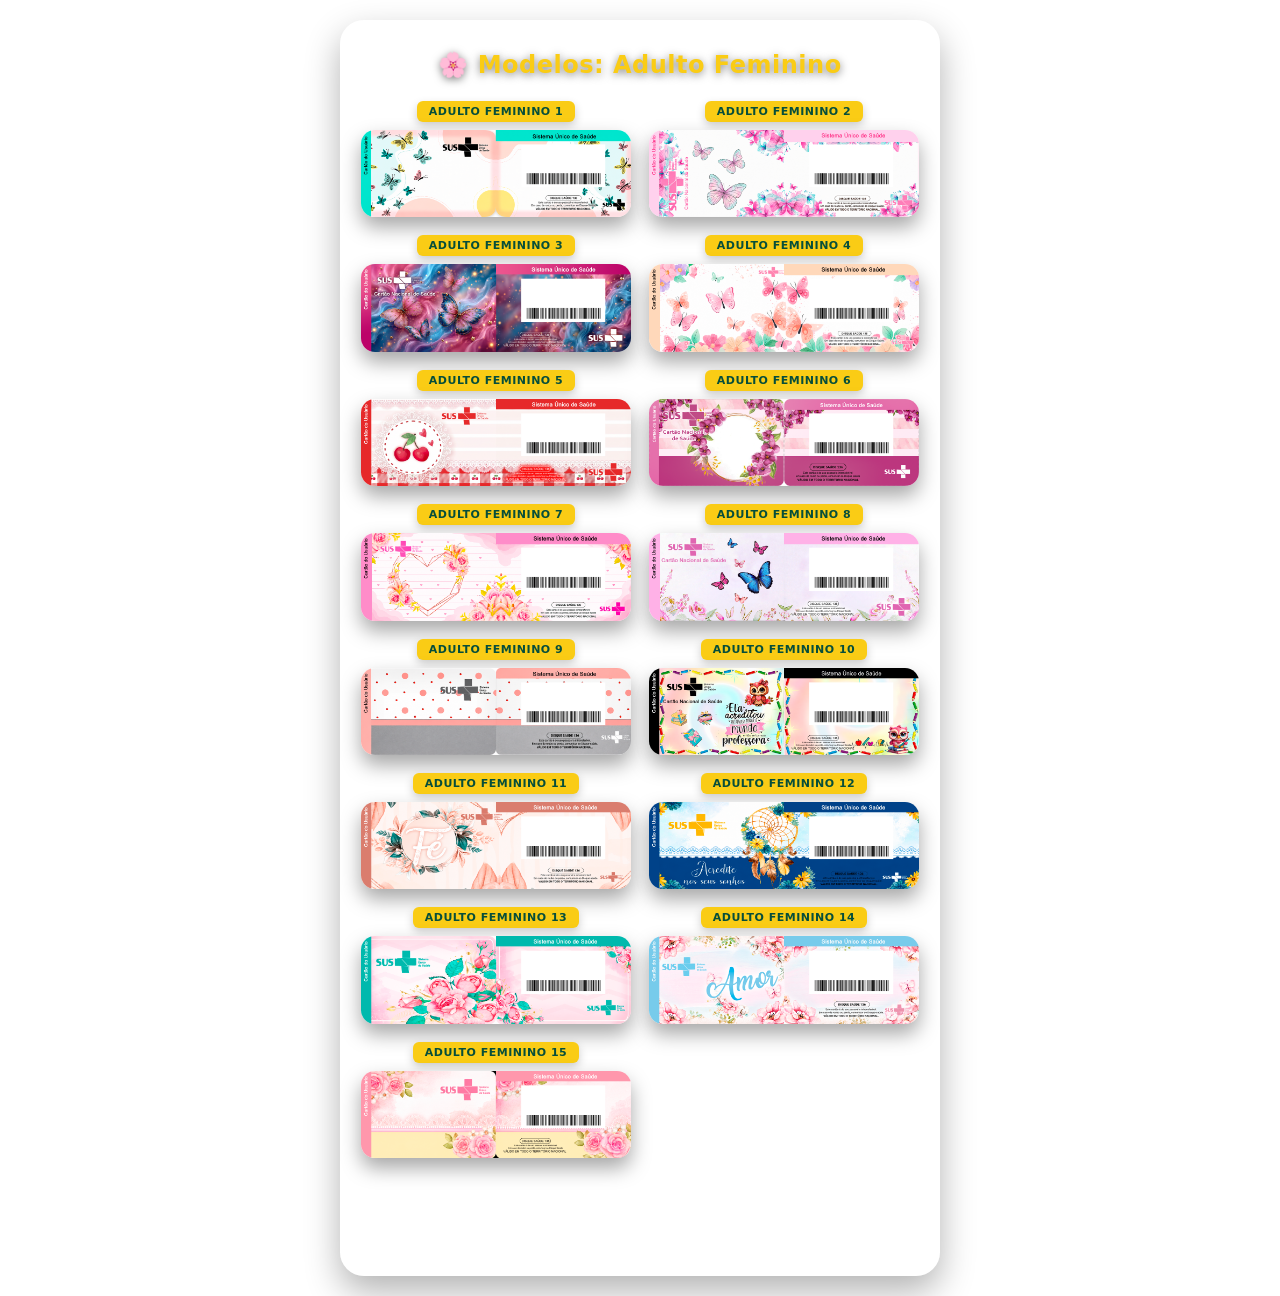
<file: adulto-feminino.html>
<!DOCTYPE html>
<html lang="pt-BR">
<head>
    <meta charset="UTF-8">
    <meta name="viewport" content="width=device-width, initial-scale=1.0">
    <title>Modelos Adulto Feminino - Card SUS</title>
    <link rel="stylesheet" href="estilo-catalogo.css">
</head>
<body oncontextmenu="return false;">

    <div class="container">

        <h2>🌸 Modelos: Adulto Feminino</h2>
        
        <div class="grid-fotos">
            <div class="card-box"><span class="card-label">adulto feminino 1</span><img src="adult-femi1.png" alt="Modelo Adulto Feminino 1" data-codigo="adulto feminino 1" onclick="abrirPopup(this)"></div>
            <div class="card-box"><span class="card-label">adulto feminino 2</span><img src="adult-femi2.png" alt="Modelo Adulto Feminino 2" data-codigo="adulto feminino 2" onclick="abrirPopup(this)"></div>
            <div class="card-box"><span class="card-label">adulto feminino 3</span><img src="adult-femi3.png" alt="Modelo Adulto Feminino 3" data-codigo="adulto feminino 3" onclick="abrirPopup(this)"></div>
            <div class="card-box"><span class="card-label">adulto feminino 4</span><img src="adult-femi4.png" alt="Modelo Adulto Feminino 4" data-codigo="adulto feminino 4" onclick="abrirPopup(this)"></div>
            <div class="card-box"><span class="card-label">adulto feminino 5</span><img src="adult-femi5.png" alt="Modelo Adulto Feminino 5" data-codigo="adulto feminino 5" onclick="abrirPopup(this)"></div>
            <div class="card-box"><span class="card-label">adulto feminino 6</span><img src="adult-femi6.png" alt="Modelo Adulto Feminino 6" data-codigo="adulto feminino 6" onclick="abrirPopup(this)"></div>
            <div class="card-box"><span class="card-label">adulto feminino 7</span><img src="adult-femi7.png" alt="Modelo Adulto Feminino 7" data-codigo="adulto feminino 7" onclick="abrirPopup(this)"></div>
            <div class="card-box"><span class="card-label">adulto feminino 8</span><img src="adult-femi8.png" alt="Modelo Adulto Feminino 8" data-codigo="adulto feminino 8" onclick="abrirPopup(this)"></div>
            <div class="card-box"><span class="card-label">adulto feminino 9</span><img src="adult-femi9.png" alt="Modelo Adulto Feminino 9" data-codigo="adulto feminino 9" onclick="abrirPopup(this)"></div>
            <div class="card-box"><span class="card-label">adulto feminino 10</span><img src="adult-femi10.png" alt="Modelo Adulto Feminino 10" data-codigo="adulto feminino 10" onclick="abrirPopup(this)"></div>
            <div class="card-box"><span class="card-label">adulto feminino 11</span><img src="adult-femi11.png" alt="Modelo Adulto Feminino 11" data-codigo="adulto feminino 11" onclick="abrirPopup(this)"></div>
            <div class="card-box"><span class="card-label">adulto feminino 12</span><img src="adult-femi12.png" alt="Modelo Adulto Feminino 12" data-codigo="adulto feminino 12" onclick="abrirPopup(this)"></div>
            <div class="card-box"><span class="card-label">adulto feminino 13</span><img src="adult-femi13.png" alt="Modelo Adulto Feminino 13" data-codigo="adulto feminino 13" onclick="abrirPopup(this)"></div>
            <div class="card-box"><span class="card-label">adulto feminino 14</span><img src="adult-femi14.png" alt="Modelo Adulto Feminino 14" data-codigo="adulto feminino 14" onclick="abrirPopup(this)"></div>
            <div class="card-box"><span class="card-label">adulto feminino 15</span><img src="adult-femi15.png" alt="Modelo Adulto Feminino 15" data-codigo="adulto feminino 15" onclick="abrirPopup(this)"></div>
        </div>

        <!-- REMOVIDO: Botão Encomendar pelo WhatsApp -->
        <a href="index.html" class="btn-voltar" style="margin-top: 20px; margin-bottom: 0;">⬅️ Voltar ao Menu</a>
        
    </div>

    <!-- JANELA POP-UP DE COMPARTILHAMENTO -->
    <div class="popup-overlay" id="meuPopup">
        <div class="popup-box">
            <h3 style="margin-top:0; color:#1e293b; font-weight: 700;">Gostou deste modelo?</h3>
            <p style="color:#64748b; font-size: 15px; line-height: 1.5;">Clique abaixo para compartilhar este modelo diretamente com quem vai produzir seu card.</p>
            
            <!-- Botão modificado para realizar o compartilhamento nativo -->
            <button onclick="compartilharPedido()" class="btn-confirmar" style="width: 100%; border: none; cursor: pointer;">ENVIAR PEDIDO</button>
            
            <a href="#" onclick="fecharPopup()" class="btn-cancelar">Voltar e ver outros</a>
        </div>
    </div>

    <script>
        const popup = document.getElementById('meuPopup');
        let codigoSelecionado = ""; // Guarda o código do cartão temporariamente

        function abrirPopup(elemento) {
            codigoSelecionado = elemento.getAttribute('data-codigo');
            popup.style.display = 'flex';
        }

        function fecharPopup() {
            popup.style.display = 'none';
        }

        // Nova função de compartilhamento independente
        async function compartilharPedido() {
            const textoMensagem = `Pedido:\n${codigoSelecionado}`;

            // Abre o painel de compartilhamento do sistema operacional (Android, iOS, etc.)
            if (navigator.share) {
                try {
                    await navigator.share({
                        text: textoMensagem
                    });
                    fecharPopup();
                } catch (err) {
                    console.log("Erro ao compartilhar: ", err);
                }
            } else {
                // Caso usem um computador que não tenha suporte, ele apenas copia o código
                navigator.clipboard.writeText(textoMensagem);
                alert("Código copiado para a sua área de transferência! Cole na conversa com seu vendedor.");
                fecharPopup();
            }
        }

        // Fecha o pop-up ao clicar na área escura do fundo
        window.onclick = function(event) {
            if (event.target == popup) {
                fecharPopup();
            }
        }

        // BLOQUEIOS DE SEGURANÇA ANTICÓPIA
        document.addEventListener('contextmenu', event => event.preventDefault());

        document.querySelectorAll('.grid-fotos img').forEach(img => {
            img.addEventListener('dragstart', event => event.preventDefault());
        });
    </script>

</body>
</html>
</file>
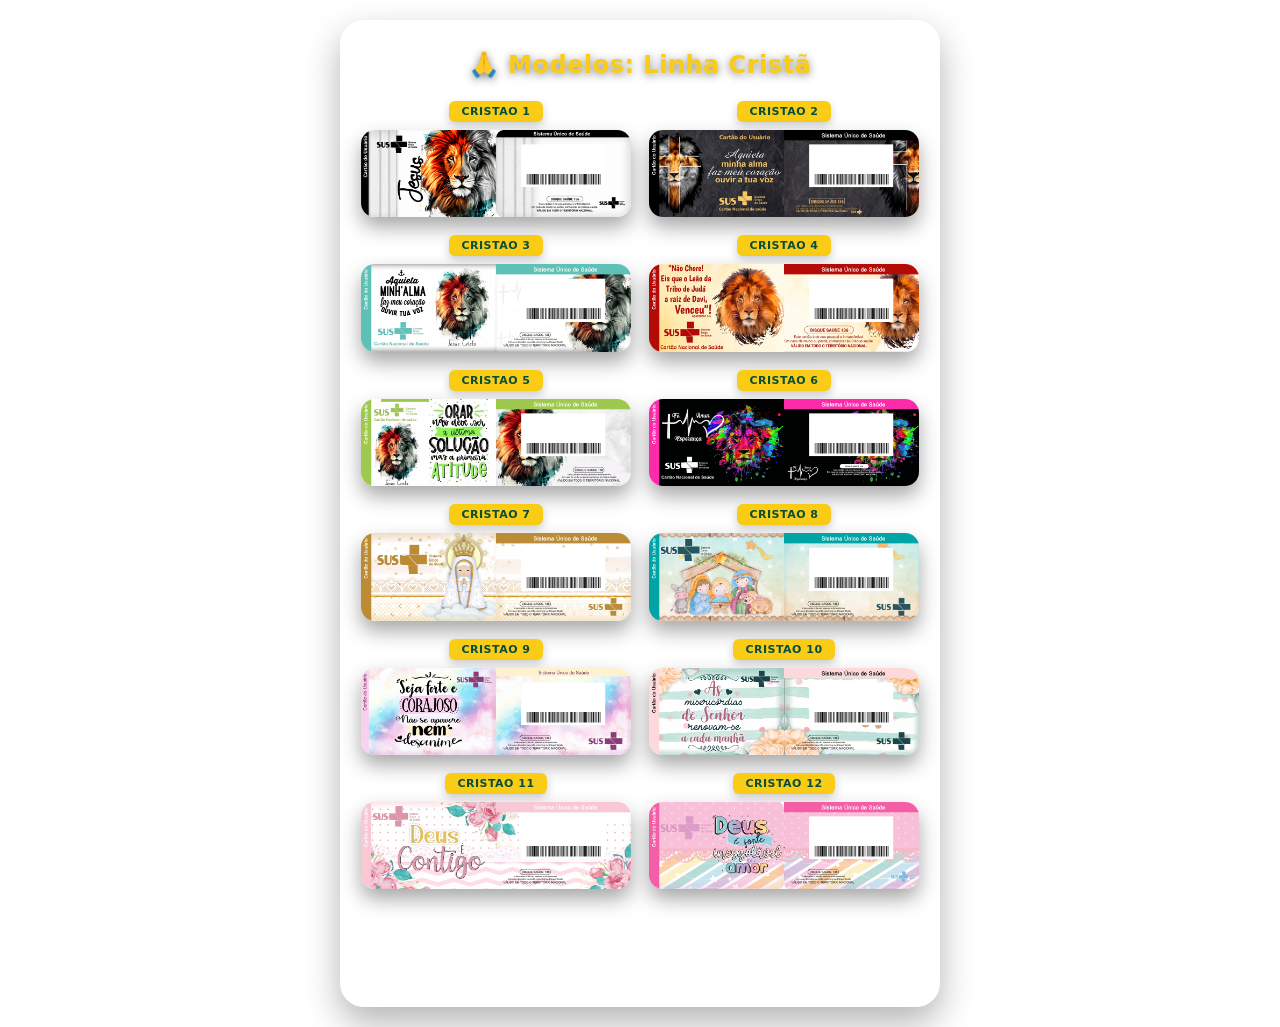
<file: cristao.html>
<!DOCTYPE html>
<html lang="pt-BR">
<head>
    <meta charset="UTF-8">
    <meta name="viewport" content="width=device-width, initial-scale=1.0">
    <title>Modelos Cristãos - Card SUS</title>
    <link rel="stylesheet" href="estilo-catalogo.css">
</head>
<body oncontextmenu="return false;">

    <div class="container">

        <h2>🙏 Modelos: Linha Cristã</h2>
        
        <div class="grid-fotos">
            <div class="card-box"><span class="card-label">cristao 1</span><img src="cristao1.png" alt="Modelo Cristão 1" data-codigo="cristao 1" onclick="abrirPopup(this)"></div>
            <div class="card-box"><span class="card-label">cristao 2</span><img src="cristao2.png" alt="Modelo Cristão 2" data-codigo="cristao 2" onclick="abrirPopup(this)"></div>
            <div class="card-box"><span class="card-label">cristao 3</span><img src="cristao3.png" alt="Modelo Cristão 3" data-codigo="cristao 3" onclick="abrirPopup(this)"></div>
            <div class="card-box"><span class="card-label">cristao 4</span><img src="cristao4.png" alt="Modelo Cristão 4" data-codigo="cristao 4" onclick="abrirPopup(this)"></div>
            <div class="card-box"><span class="card-label">cristao 5</span><img src="cristao5.png" alt="Modelo Cristão 5" data-codigo="cristao 5" onclick="abrirPopup(this)"></div>
            <div class="card-box"><span class="card-label">cristao 6</span><img src="cristao6.png" alt="Modelo Cristão 6" data-codigo="cristao 6" onclick="abrirPopup(this)"></div>
            <div class="card-box"><span class="card-label">cristao 7</span><img src="cristao7.png" alt="Modelo Cristão 7" data-codigo="cristao 7" onclick="abrirPopup(this)"></div>
            <div class="card-box"><span class="card-label">cristao 8</span><img src="cristao8.png" alt="Modelo Cristão 8" data-codigo="cristao 8" onclick="abrirPopup(this)"></div>
            <div class="card-box"><span class="card-label">cristao 9</span><img src="cristao9.png" alt="Modelo Cristão 9" data-codigo="cristao 9" onclick="abrirPopup(this)"></div>
            <div class="card-box"><span class="card-label">cristao 10</span><img src="cristao10.png" alt="Modelo Cristão 10" data-codigo="cristao 10" onclick="abrirPopup(this)"></div>
            <div class="card-box"><span class="card-label">cristao 11</span><img src="cristao11.png" alt="Modelo Cristão 11" data-codigo="cristao 11" onclick="abrirPopup(this)"></div>
            <div class="card-box"><span class="card-label">cristao 12</span><img src="cristao12.png" alt="Modelo Cristão 12" data-codigo="cristao 12" onclick="abrirPopup(this)"></div>
        </div>

        <!-- REMOVIDO: Botão Encomendar pelo WhatsApp -->
        <a href="index.html" class="btn-voltar" style="margin-top: 20px; margin-bottom: 0;">⬅️ Voltar ao Menu</a>
        
    </div>

    <!-- JANELA POP-UP DE COMPARTILHAMENTO -->
    <div class="popup-overlay" id="meuPopup">
        <div class="popup-box">
            <h3 style="margin-top:0; color:#1e293b; font-weight: 700;">Gostou deste modelo?</h3>
            <p style="color:#64748b; font-size: 15px; line-height: 1.5;">Clique abaixo para compartilhar este modelo diretamente com quem vai produzir seu card.</p>
            
            <!-- Botão modificado para realizar o compartilhamento nativo -->
            <button onclick="compartilharPedido()" class="btn-confirmar" style="width: 100%; border: none; cursor: pointer;">ENVIAR PEDIDO</button>
            
            <a href="#" onclick="fecharPopup()" class="btn-cancelar">Voltar e ver outros</a>
        </div>
    </div>

    <script>
        const popup = document.getElementById('meuPopup');
        let codigoSelecionado = ""; // Guarda o código do cartão temporariamente

        function abrirPopup(elemento) {
            codigoSelecionado = elemento.getAttribute('data-codigo');
            popup.style.display = 'flex';
        }

        function fecharPopup() {
            popup.style.display = 'none';
        }

        // Nova função de compartilhamento nativo independente
        async function compartilharPedido() {
            const textoMensagem = `Pedido:\n${codigoSelecionado}`;

            // Abre o painel de compartilhamento nativo do dispositivo (Android, iOS, etc.)
            if (navigator.share) {
                try {
                    await navigator.share({
                        text: textoMensagem
                    });
                    fecharPopup();
                } catch (err) {
                    console.log("Erro ao compartilhar: ", err);
                }
            } else {
                // Alternativa caso o navegador não tenha suporte nativo
                navigator.clipboard.writeText(textoMensagem);
                alert("Código copiado para a sua área de transferência! Cole na conversa com seu vendedor.");
                fecharPopup();
            }
        }

        // Fecha o pop-up ao clicar na área escura do fundo
        window.onclick = function(event) {
            if (event.target == popup) {
                fecharPopup();
            }
        }

        // BLOQUEIOS DE SEGURANÇA ANTICÓPIA
        document.addEventListener('contextmenu', event => event.preventDefault());

        document.querySelectorAll('.grid-fotos img').forEach(img => {
            img.addEventListener('dragstart', event => event.preventDefault());
        });
    </script>

</body>
</html>
</file>
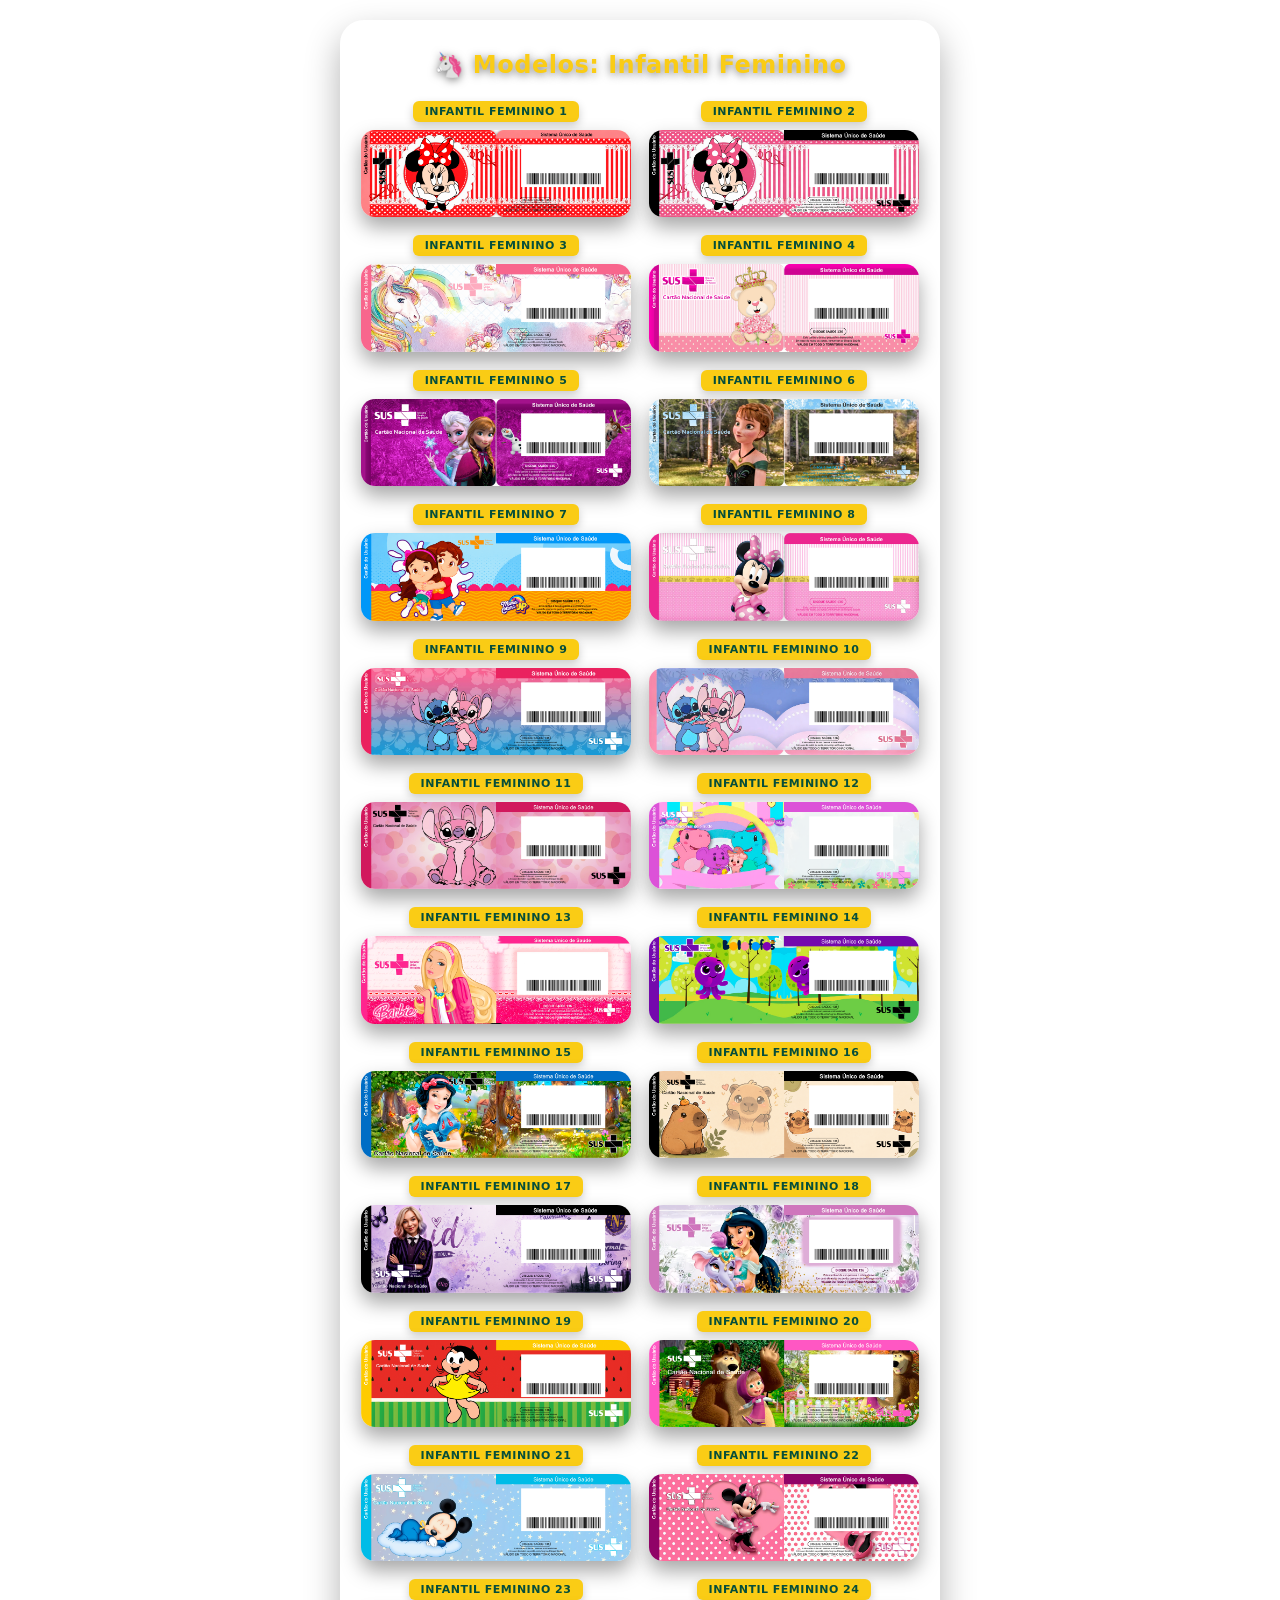
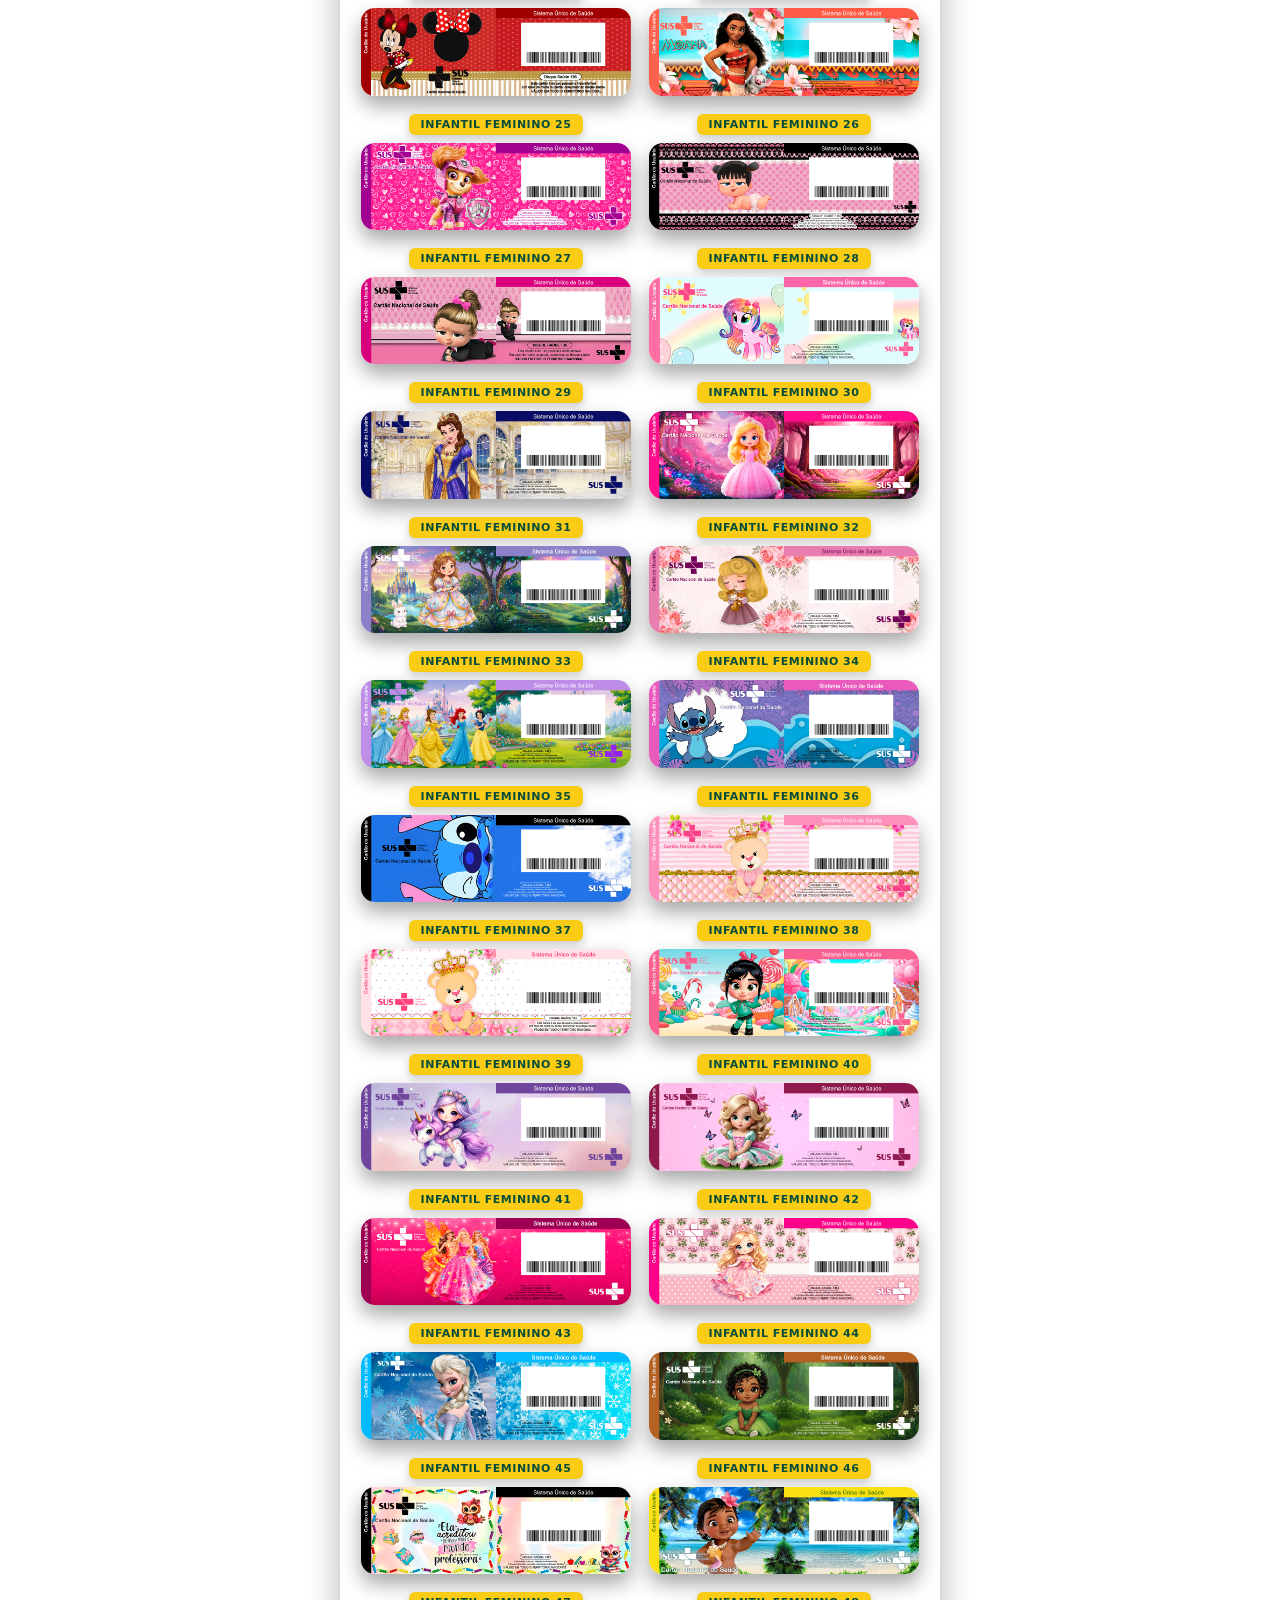
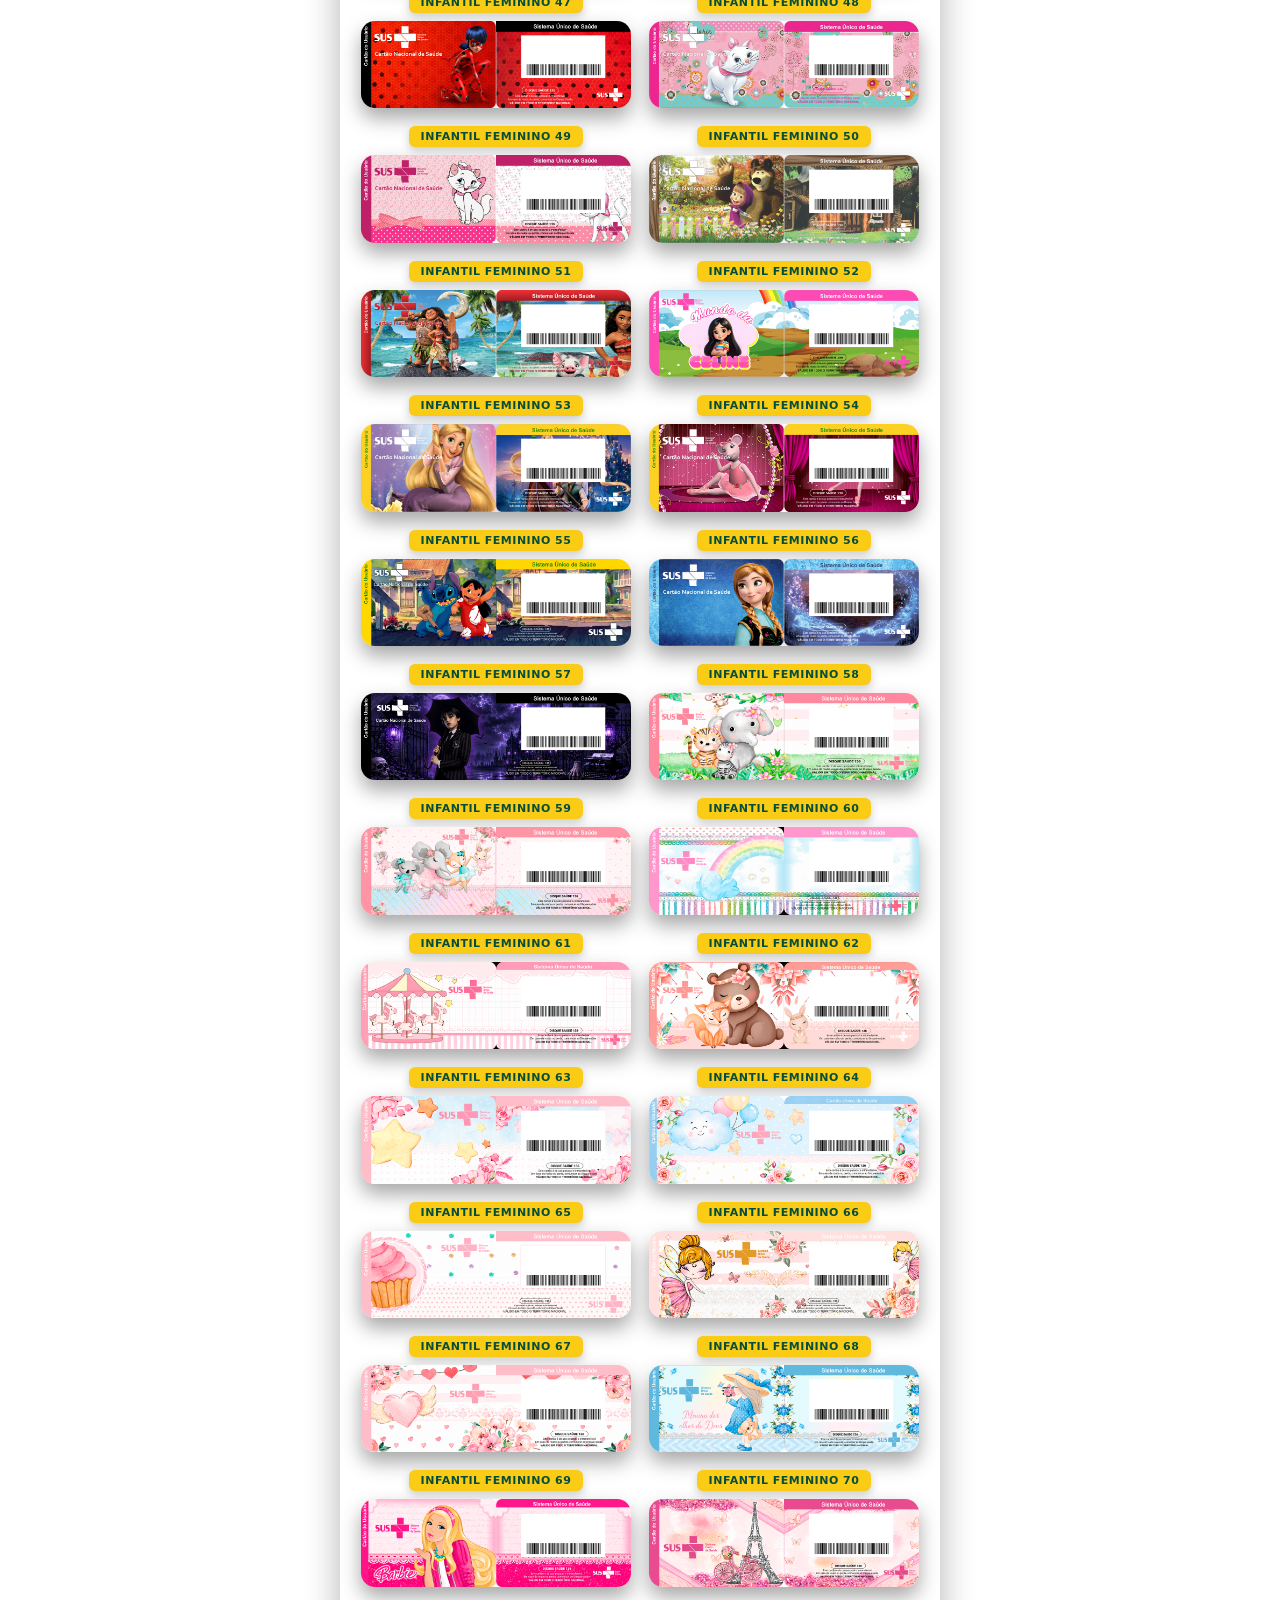
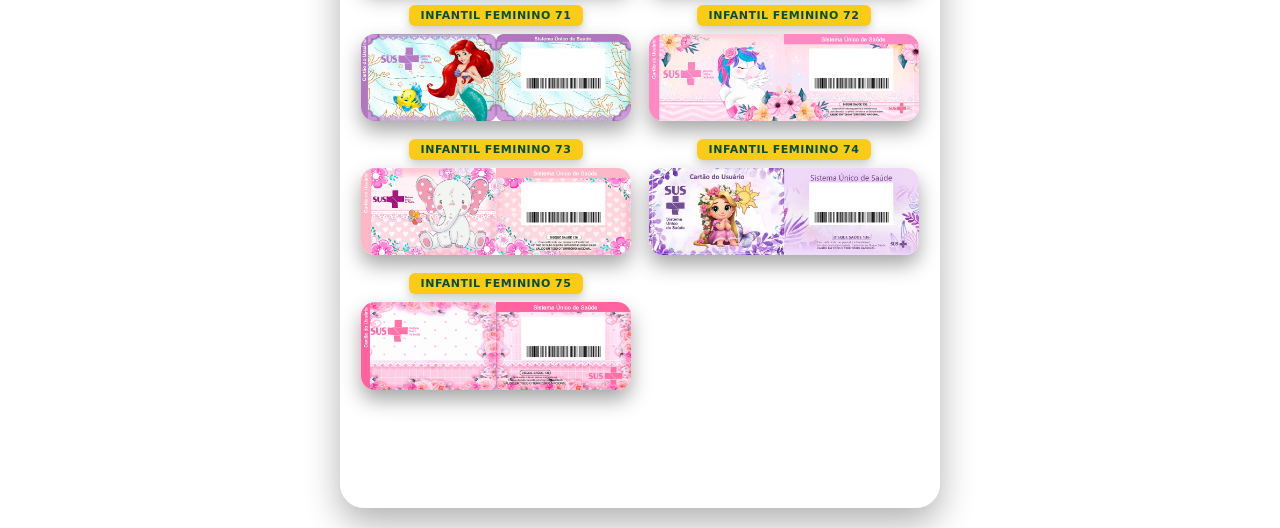
<file: infantil-feminino.html>
<!DOCTYPE html>
<html lang="pt-BR">
<head>
    <meta charset="UTF-8">
    <meta name="viewport" content="width=device-width, initial-scale=1.0">
    <title>Modelos Infantil Feminino - Card SUS</title>
    <link rel="stylesheet" href="estilo-catalogo.css">
</head>
<body oncontextmenu="return false;">

    <div class="container">

        <h2>🦄 Modelos: Infantil Feminino</h2>
        
        <div class="grid-fotos">
            <div class="card-box"><span class="card-label">infantil feminino 1</span><img src="infatil-femi1.png" alt="Modelo Infantil Feminino 1" data-codigo="infantil feminino 1" onclick="abrirPopup(this)"></div>
            <div class="card-box"><span class="card-label">infantil feminino 2</span><img src="infatil-femi2.png" alt="Modelo Infantil Feminino 2" data-codigo="infantil feminino 2" onclick="abrirPopup(this)"></div>
            <div class="card-box"><span class="card-label">infantil feminino 3</span><img src="infatil-femi3.png" alt="Modelo Infantil Feminino 3" data-codigo="infantil feminino 3" onclick="abrirPopup(this)"></div>
            <div class="card-box"><span class="card-label">infantil feminino 4</span><img src="infatil-femi4.png" alt="Modelo Infantil Feminino 4" data-codigo="infantil feminino 4" onclick="abrirPopup(this)"></div>
            <div class="card-box"><span class="card-label">infantil feminino 5</span><img src="infatil-femi5.png" alt="Modelo Infantil Feminino 5" data-codigo="infantil feminino 5" onclick="abrirPopup(this)"></div>
            <div class="card-box"><span class="card-label">infantil feminino 6</span><img src="infatil-femi6.png" alt="Modelo Infantil Feminino 6" data-codigo="infantil feminino 6" onclick="abrirPopup(this)"></div>
            <div class="card-box"><span class="card-label">infantil feminino 7</span><img src="infatil-femi7.png" alt="Modelo Infantil Feminino 7" data-codigo="infantil feminino 7" onclick="abrirPopup(this)"></div>
            <div class="card-box"><span class="card-label">infantil feminino 8</span><img src="infatil-femi8.png" alt="Modelo Infantil Feminino 8" data-codigo="infantil feminino 8" onclick="abrirPopup(this)"></div>
            <div class="card-box"><span class="card-label">infantil feminino 9</span><img src="infatil-femi9.png" alt="Modelo Infantil Feminino 9" data-codigo="infantil feminino 9" onclick="abrirPopup(this)"></div>
            <div class="card-box"><span class="card-label">infantil feminino 10</span><img src="infatil-femi10.png" alt="Modelo Infantil Feminino 10" data-codigo="infantil feminino 10" onclick="abrirPopup(this)"></div>
            <div class="card-box"><span class="card-label">infantil feminino 11</span><img src="infatil-femi11.png" alt="Modelo Infantil Feminino 11" data-codigo="infantil feminino 11" onclick="abrirPopup(this)"></div>
            <div class="card-box"><span class="card-label">infantil feminino 12</span><img src="infatil-femi12.png" alt="Modelo Infantil Feminino 12" data-codigo="infantil feminino 12" onclick="abrirPopup(this)"></div>
            <div class="card-box"><span class="card-label">infantil feminino 13</span><img src="infatil-femi13.png" alt="Modelo Infantil Feminino 13" data-codigo="infantil feminino 13" onclick="abrirPopup(this)"></div>
            <div class="card-box"><span class="card-label">infantil feminino 14</span><img src="infatil-femi14.png" alt="Modelo Infantil Feminino 14" data-codigo="infantil feminino 14" onclick="abrirPopup(this)"></div>
            <div class="card-box"><span class="card-label">infantil feminino 15</span><img src="infatil-femi15.png" alt="Modelo Infantil Feminino 15" data-codigo="infantil feminino 15" onclick="abrirPopup(this)"></div>
            <div class="card-box"><span class="card-label">infantil feminino 16</span><img src="infatil-femi16.png" alt="Modelo Infantil Feminino 16" data-codigo="infantil feminino 16" onclick="abrirPopup(this)"></div>
            <div class="card-box"><span class="card-label">infantil feminino 17</span><img src="infatil-femi17.png" alt="Modelo Infantil Feminino 17" data-codigo="infantil feminino 17" onclick="abrirPopup(this)"></div>
            <div class="card-box"><span class="card-label">infantil feminino 18</span><img src="infatil-femi18.png" alt="Modelo Infantil Feminino 18" data-codigo="infantil feminino 18" onclick="abrirPopup(this)"></div>
            <div class="card-box"><span class="card-label">infantil feminino 19</span><img src="infatil-femi19.png" alt="Modelo Infantil Feminino 19" data-codigo="infantil feminino 19" onclick="abrirPopup(this)"></div>
            <div class="card-box"><span class="card-label">infantil feminino 20</span><img src="infatil-femi20.png" alt="Modelo Infantil Feminino 20" data-codigo="infantil feminino 20" onclick="abrirPopup(this)"></div>
            <div class="card-box"><span class="card-label">infantil feminino 21</span><img src="infatil-femi21.png" alt="Modelo Infantil Feminino 21" data-codigo="infantil feminino 21" onclick="abrirPopup(this)"></div>
            <div class="card-box"><span class="card-label">infantil feminino 22</span><img src="infatil-femi22.png" alt="Modelo Infantil Feminino 22" data-codigo="infantil feminino 22" onclick="abrirPopup(this)"></div>
            <div class="card-box"><span class="card-label">infantil feminino 23</span><img src="infatil-femi23.png" alt="Modelo Infantil Feminino 23" data-codigo="infantil feminino 23" onclick="abrirPopup(this)"></div>
            <div class="card-box"><span class="card-label">infantil feminino 24</span><img src="infatil-femi24.png" alt="Modelo Infantil Feminino 24" data-codigo="infantil feminino 24" onclick="abrirPopup(this)"></div>
            <div class="card-box"><span class="card-label">infantil feminino 25</span><img src="infatil-femi25.png" alt="Modelo Infantil Feminino 25" data-codigo="infantil feminino 25" onclick="abrirPopup(this)"></div>
            <div class="card-box"><span class="card-label">infantil feminino 26</span><img src="infatil-femi26.png" alt="Modelo Infantil Feminino 26" data-codigo="infantil feminino 26" onclick="abrirPopup(this)"></div>
            <div class="card-box"><span class="card-label">infantil feminino 27</span><img src="infatil-femi27.png" alt="Modelo Infantil Feminino 27" data-codigo="infantil feminino 27" onclick="abrirPopup(this)"></div>
            <div class="card-box"><span class="card-label">infantil feminino 28</span><img src="infatil-femi28.png" alt="Modelo Infantil Feminino 28" data-codigo="infantil feminino 28" onclick="abrirPopup(this)"></div>
            <div class="card-box"><span class="card-label">infantil feminino 29</span><img src="infatil-femi29.png" alt="Modelo Infantil Feminino 29" data-codigo="infantil feminino 29" onclick="abrirPopup(this)"></div>
            <div class="card-box"><span class="card-label">infantil feminino 30</span><img src="infatil-femi30.png" alt="Modelo Infantil Feminino 30" data-codigo="infantil feminino 30" onclick="abrirPopup(this)"></div>
            <div class="card-box"><span class="card-label">infantil feminino 31</span><img src="infatil-femi31.png" alt="Modelo Infantil Feminino 31" data-codigo="infantil feminino 31" onclick="abrirPopup(this)"></div>
            <div class="card-box"><span class="card-label">infantil feminino 32</span><img src="infatil-femi32.png" alt="Modelo Infantil Feminino 32" data-codigo="infantil feminino 32" onclick="abrirPopup(this)"></div>
            <div class="card-box"><span class="card-label">infantil feminino 33</span><img src="infatil-femi33.png" alt="Modelo Infantil Feminino 33" data-codigo="infantil feminino 33" onclick="abrirPopup(this)"></div>
            <div class="card-box"><span class="card-label">infantil feminino 34</span><img src="infatil-femi34.png" alt="Modelo Infantil Feminino 34" data-codigo="infantil feminino 34" onclick="abrirPopup(this)"></div>
            <div class="card-box"><span class="card-label">infantil feminino 35</span><img src="infatil-femi35.png" alt="Modelo Infantil Feminino 35" data-codigo="infantil feminino 35" onclick="abrirPopup(this)"></div>
            <div class="card-box"><span class="card-label">infantil feminino 36</span><img src="infatil-femi36.png" alt="Modelo Infantil Feminino 36" data-codigo="infantil feminino 36" onclick="abrirPopup(this)"></div>
            <div class="card-box"><span class="card-label">infantil feminino 37</span><img src="infatil-femi37.png" alt="Modelo Infantil Feminino 37" data-codigo="infantil feminino 37" onclick="abrirPopup(this)"></div>
            <div class="card-box"><span class="card-label">infantil feminino 38</span><img src="infatil-femi38.png" alt="Modelo Infantil Feminino 38" data-codigo="infantil feminino 38" onclick="abrirPopup(this)"></div>
            <div class="card-box"><span class="card-label">infantil feminino 39</span><img src="infatil-femi39.png" alt="Modelo Infantil Feminino 39" data-codigo="infantil feminino 39" onclick="abrirPopup(this)"></div>
            <div class="card-box"><span class="card-label">infantil feminino 40</span><img src="infatil-femi40.png" alt="Modelo Infantil Feminino 40" data-codigo="infantil feminino 40" onclick="abrirPopup(this)"></div>
            <div class="card-box"><span class="card-label">infantil feminino 41</span><img src="infatil-femi41.png" alt="Modelo Infantil Feminino 41" data-codigo="infantil feminino 41" onclick="abrirPopup(this)"></div>
            <div class="card-box"><span class="card-label">infantil feminino 42</span><img src="infatil-femi42.png" alt="Modelo Infantil Feminino 42" data-codigo="infantil feminino 42" onclick="abrirPopup(this)"></div>
            <div class="card-box"><span class="card-label">infantil feminino 43</span><img src="infatil-femi43.png" alt="Modelo Infantil Feminino 43" data-codigo="infantil feminino 43" onclick="abrirPopup(this)"></div>
            <div class="card-box"><span class="card-label">infantil feminino 44</span><img src="infatil-femi44.png" alt="Modelo Infantil Feminino 44" data-codigo="infantil feminino 44" onclick="abrirPopup(this)"></div>
            <div class="card-box"><span class="card-label">infantil feminino 45</span><img src="infatil-femi45.png" alt="Modelo Infantil Feminino 45" data-codigo="infantil feminino 45" onclick="abrirPopup(this)"></div>
            <div class="card-box"><span class="card-label">infantil feminino 46</span><img src="infatil-femi46.png" alt="Modelo Infantil Feminino 46" data-codigo="infantil feminino 46" onclick="abrirPopup(this)"></div>
            <div class="card-box"><span class="card-label">infantil feminino 47</span><img src="infatil-femi47.png" alt="Modelo Infantil Feminino 47" data-codigo="infantil feminino 47" onclick="abrirPopup(this)"></div>
            <div class="card-box"><span class="card-label">infantil feminino 48</span><img src="infatil-femi48.png" alt="Modelo Infantil Feminino 48" data-codigo="infantil feminino 48" onclick="abrirPopup(this)"></div>
            <div class="card-box"><span class="card-label">infantil feminino 49</span><img src="infatil-femi49.png" alt="Modelo Infantil Feminino 49" data-codigo="infantil feminino 49" onclick="abrirPopup(this)"></div>
            <div class="card-box"><span class="card-label">infantil feminino 50</span><img src="infatil-femi50.png" alt="Modelo Infantil Feminino 50" data-codigo="infantil feminino 50" onclick="abrirPopup(this)"></div>
            <div class="card-box"><span class="card-label">infantil feminino 51</span><img src="infatil-femi51.png" alt="Modelo Infantil Feminino 51" data-codigo="infantil feminino 51" onclick="abrirPopup(this)"></div>
            <div class="card-box"><span class="card-label">infantil feminino 52</span><img src="infatil-femi52.png" alt="Modelo Infantil Feminino 52" data-codigo="infantil feminino 52" onclick="abrirPopup(this)"></div>
            <div class="card-box"><span class="card-label">infantil feminino 53</span><img src="infatil-femi53.png" alt="Modelo Infantil Feminino 53" data-codigo="infantil feminino 53" onclick="abrirPopup(this)"></div>
            <div class="card-box"><span class="card-label">infantil feminino 54</span><img src="infatil-femi54.png" alt="Modelo Infantil Feminino 54" data-codigo="infantil feminino 54" onclick="abrirPopup(this)"></div>
            <div class="card-box"><span class="card-label">infantil feminino 55</span><img src="infatil-femi55.png" alt="Modelo Infantil Feminino 55" data-codigo="infantil feminino 55" onclick="abrirPopup(this)"></div>
            <div class="card-box"><span class="card-label">infantil feminino 56</span><img src="infatil-femi56.png" alt="Modelo Infantil Feminino 56" data-codigo="infantil feminino 56" onclick="abrirPopup(this)"></div>
            <div class="card-box"><span class="card-label">infantil feminino 57</span><img src="infatil-femi57.png" alt="Modelo Infantil Feminino 57" data-codigo="infantil feminino 57" onclick="abrirPopup(this)"></div>
            <div class="card-box"><span class="card-label">infantil feminino 58</span><img src="infatil-femi58.png" alt="Modelo Infantil Feminino 58" data-codigo="infantil feminino 58" onclick="abrirPopup(this)"></div>
            <div class="card-box"><span class="card-label">infantil feminino 59</span><img src="infatil-femi59.png" alt="Modelo Infantil Feminino 59" data-codigo="infantil feminino 59" onclick="abrirPopup(this)"></div>
            <div class="card-box"><span class="card-label">infantil feminino 60</span><img src="infatil-femi60.png" alt="Modelo Infantil Feminino 60" data-codigo="infantil feminino 60" onclick="abrirPopup(this)"></div>
            <div class="card-box"><span class="card-label">infantil feminino 61</span><img src="infatil-femi61.png" alt="Modelo Infantil Feminino 61" data-codigo="infantil feminino 61" onclick="abrirPopup(this)"></div>
            <div class="card-box"><span class="card-label">infantil feminino 62</span><img src="infatil-femi62.png" alt="Modelo Infantil Feminino 62" data-codigo="infantil feminino 62" onclick="abrirPopup(this)"></div>
            <div class="card-box"><span class="card-label">infantil feminino 63</span><img src="infatil-femi63.png" alt="Modelo Infantil Feminino 63" data-codigo="infantil feminino 63" onclick="abrirPopup(this)"></div>
            <div class="card-box"><span class="card-label">infantil feminino 64</span><img src="infatil-femi64.png" alt="Modelo Infantil Feminino 64" data-codigo="infantil feminino 64" onclick="abrirPopup(this)"></div>
            <div class="card-box"><span class="card-label">infantil feminino 65</span><img src="infatil-femi65.png" alt="Modelo Infantil Feminino 65" data-codigo="infantil feminino 65" onclick="abrirPopup(this)"></div>
            <div class="card-box"><span class="card-label">infantil feminino 66</span><img src="infatil-femi66.png" alt="Modelo Infantil Feminino 66" data-codigo="infantil feminino 66" onclick="abrirPopup(this)"></div>
            <div class="card-box"><span class="card-label">infantil feminino 67</span><img src="infatil-femi67.png" alt="Modelo Infantil Feminino 67" data-codigo="infantil feminino 67" onclick="abrirPopup(this)"></div>
            <div class="card-box"><span class="card-label">infantil feminino 68</span><img src="infatil-femi68.png" alt="Modelo Infantil Feminino 68" data-codigo="infantil feminino 68" onclick="abrirPopup(this)"></div>
            <div class="card-box"><span class="card-label">infantil feminino 69</span><img src="infatil-femi69.png" alt="Modelo Infantil Feminino 69" data-codigo="infantil feminino 69" onclick="abrirPopup(this)"></div>
            <div class="card-box"><span class="card-label">infantil feminino 70</span><img src="infatil-femi70.png" alt="Modelo Infantil Feminino 70" data-codigo="infantil feminino 70" onclick="abrirPopup(this)"></div>
            <div class="card-box"><span class="card-label">infantil feminino 71</span><img src="infatil-femi71.png" alt="Modelo Infantil Feminino 71" data-codigo="infantil feminino 71" onclick="abrirPopup(this)"></div>
            <div class="card-box"><span class="card-label">infantil feminino 72</span><img src="infatil-femi72.png" alt="Modelo Infantil Feminino 72" data-codigo="infantil feminino 72" onclick="abrirPopup(this)"></div>
            <div class="card-box"><span class="card-label">infantil feminino 73</span><img src="infatil-femi73.png" alt="Modelo Infantil Feminino 73" data-codigo="infantil feminino 73" onclick="abrirPopup(this)"></div>
            <div class="card-box"><span class="card-label">infantil feminino 74</span><img src="infatil-femi74.png" alt="Modelo Infantil Feminino 74" data-codigo="infantil feminino 74" onclick="abrirPopup(this)"></div>
            <div class="card-box"><span class="card-label">infantil feminino 75</span><img src="infatil-femi75.png" alt="Modelo Infantil Feminino 75" data-codigo="infantil feminino 75" onclick="abrirPopup(this)"></div>  
        </div>

        <!-- REMOVIDO: Botão de WhatsApp Geral -->
        <a href="index.html" class="btn-voltar" style="margin-top: 20px; margin-bottom: 0;">⬅️ Voltar ao Menu</a>
        
    </div>

    <!-- JANELA POP-UP DE COMPARTILHAMENTO -->
    <div class="popup-overlay" id="meuPopup">
        <div class="popup-box">
            <h3 style="margin-top:0; color:#1e293b; font-weight: 700;">Gostou deste modelo?</h3>
            <p style="color:#64748b; font-size: 15px; line-height: 1.5;">Clique abaixo para compartilhar este modelo diretamente com quem vai produzir seu card.</p>
            
            <!-- Botão modificado para realizar o compartilhamento nativo -->
            <button onclick="compartilharPedido()" class="btn-confirmar" style="width: 100%; border: none; cursor: pointer;">ENVIAR PEDIDO</button>
            
            <a href="#" onclick="fecharPopup()" class="btn-cancelar">Voltar e ver outros</a>
        </div>
    </div>

    <script>
        const popup = document.getElementById('meuPopup');
        let codigoSelecionado = ""; // Guarda o código do cartão temporariamente

        function abrirPopup(elemento) {
            codigoSelecionado = elemento.getAttribute('data-codigo');
            popup.style.display = 'flex';
        }

        function fecharPopup() {
            popup.style.display = 'none';
        }

        // Nova função de compartilhamento nativo independente
        async function compartilharPedido() {
            const textoMensagem = `Pedido:\n${codigoSelecionado}`;

            // Abre o painel de compartilhamento do sistema operacional (Android, iOS, etc.)
            if (navigator.share) {
                try {
                    await navigator.share({
                        text: textoMensagem
                    });
                    fecharPopup();
                } catch (err) {
                    console.log("Erro ao compartilhar: ", err);
                }
            } else {
                // Caso usem um navegador/computador sem suporte, ele copia o código e avisa o cliente
                navigator.clipboard.writeText(textoMensagem);
                alert("Código copiado para a sua área de transferência! Cole na conversa com seu vendedor.");
                fecharPopup();
            }
        }

        // Fecha o pop-up ao clicar na área escura do fundo
        window.onclick = function(event) {
            if (event.target == popup) {
                fecharPopup();
            }
        }

        // BLOQUEIOS DE SEGURANÇA ANTICÓPIA
        document.addEventListener('contextmenu', event => event.preventDefault());

        document.querySelectorAll('.grid-fotos img').forEach(img => {
            img.addEventListener('dragstart', event => event.preventDefault());
        });
    </script>

</body>
</html>
</file>
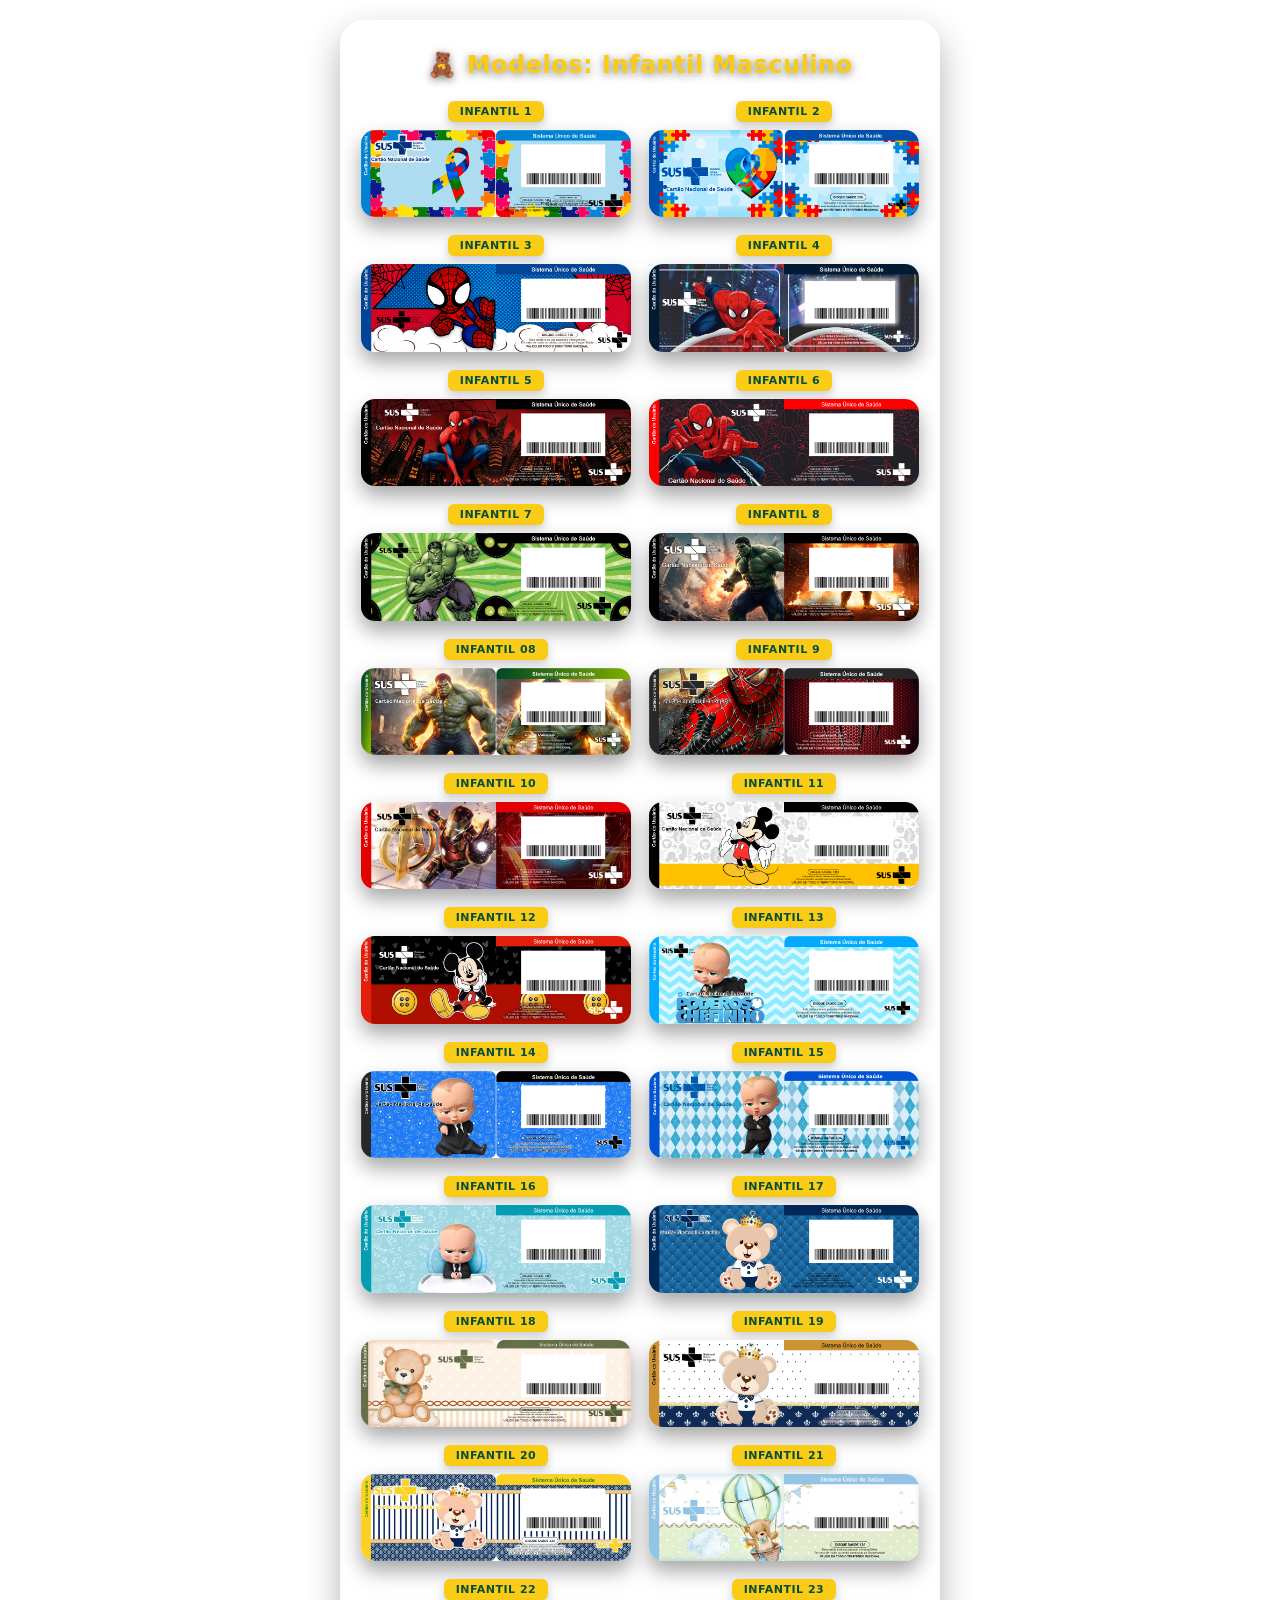
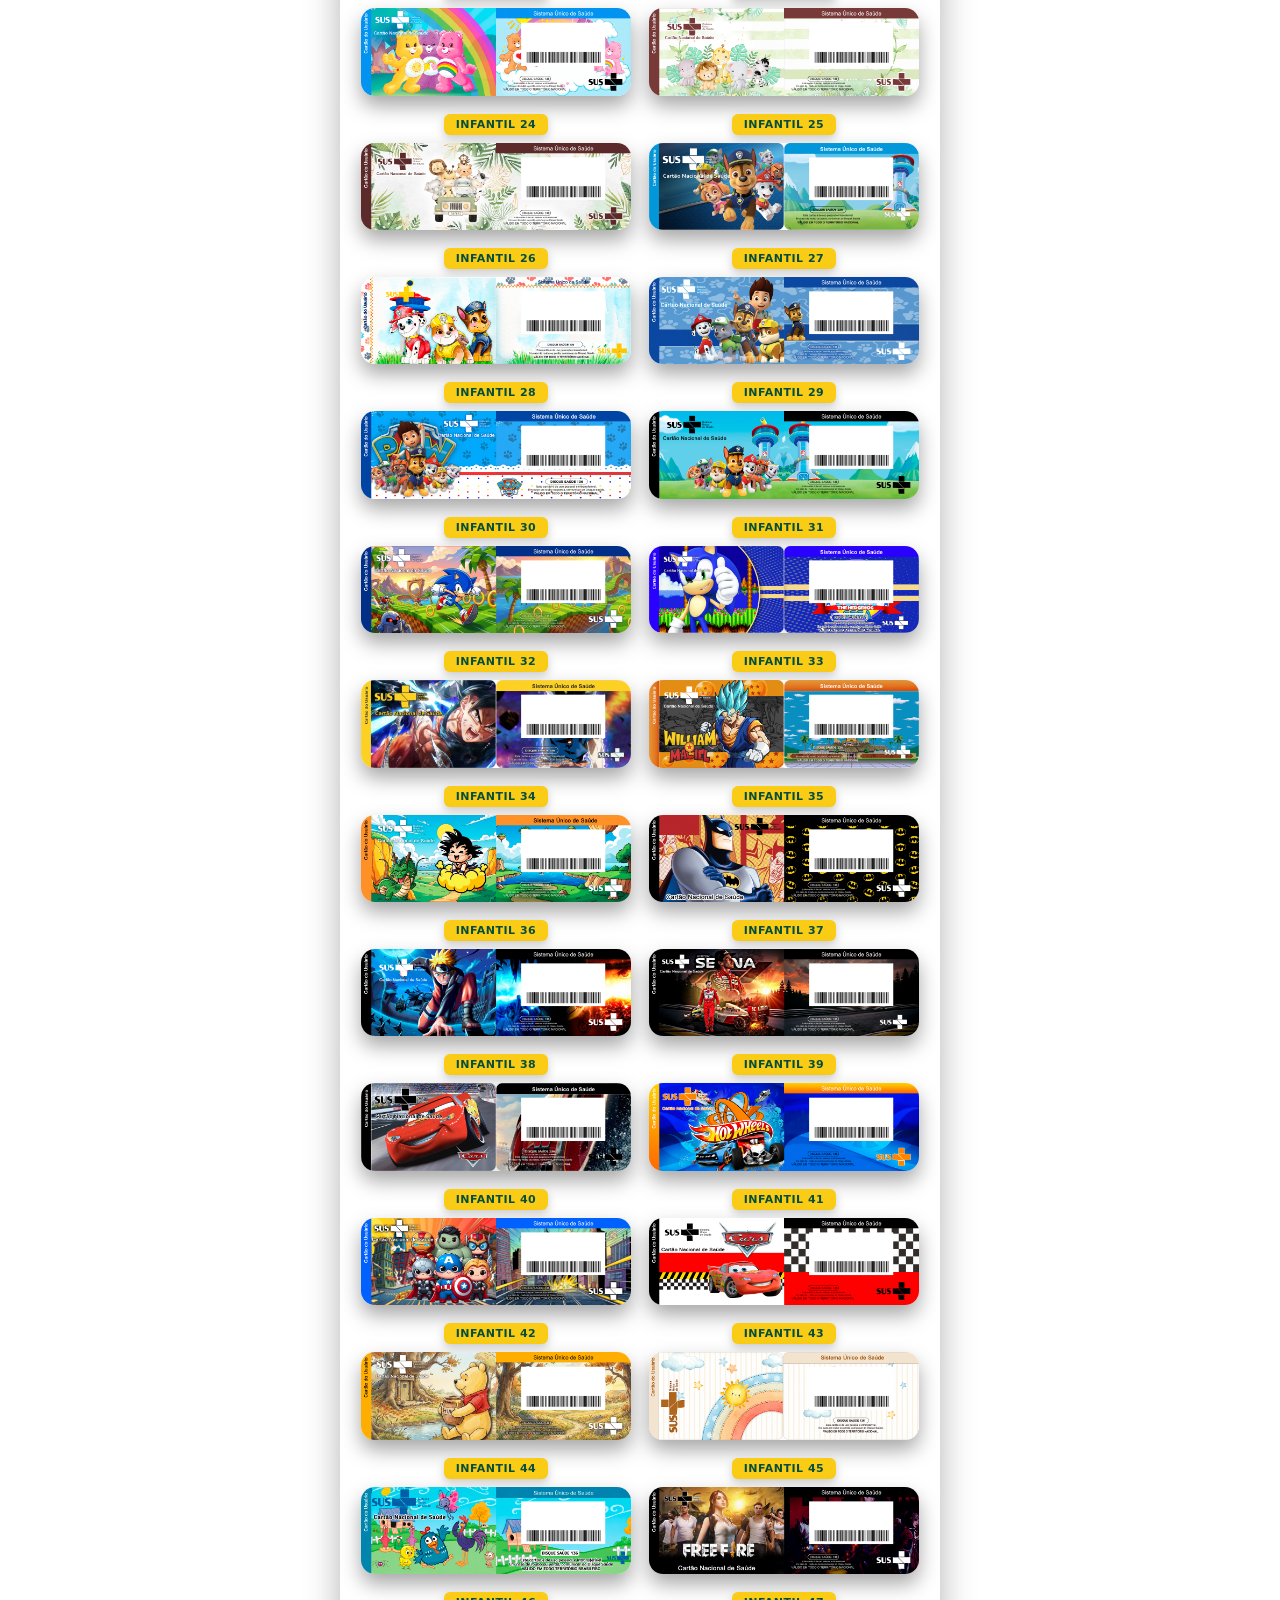
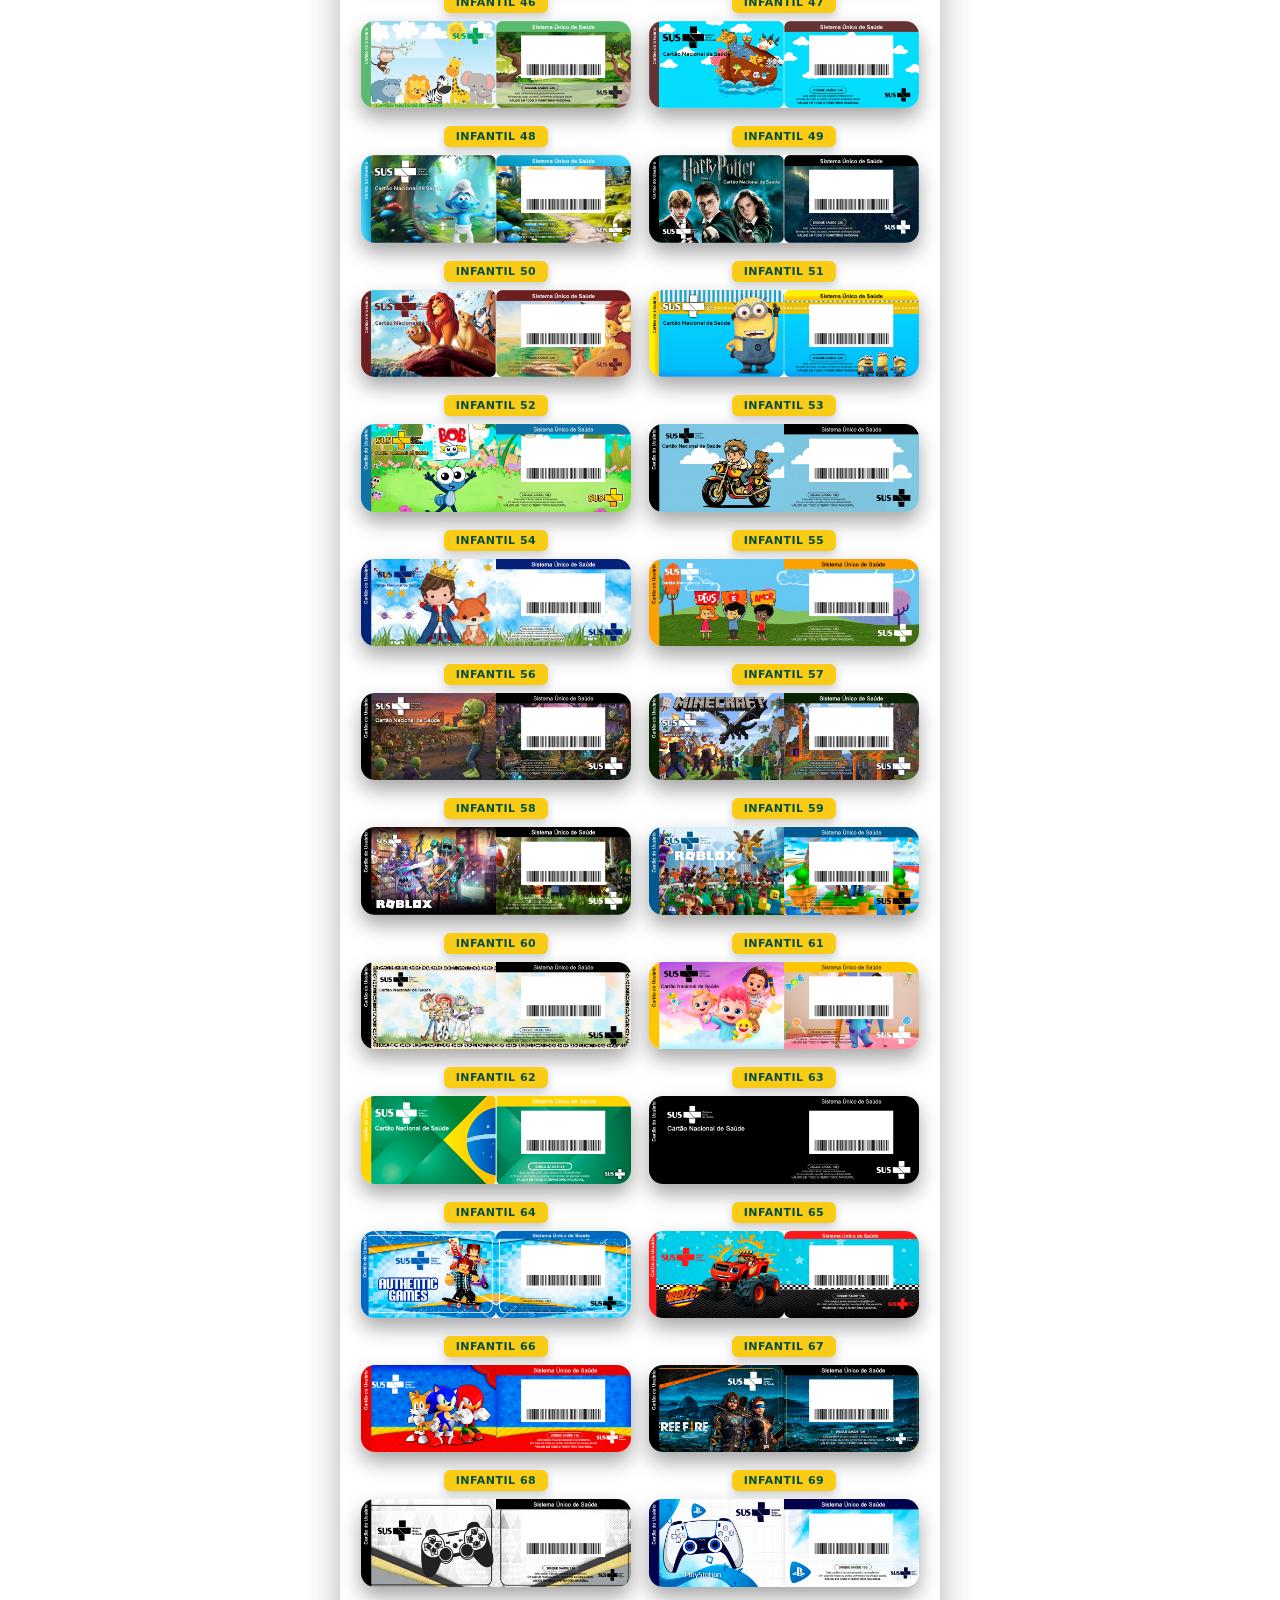
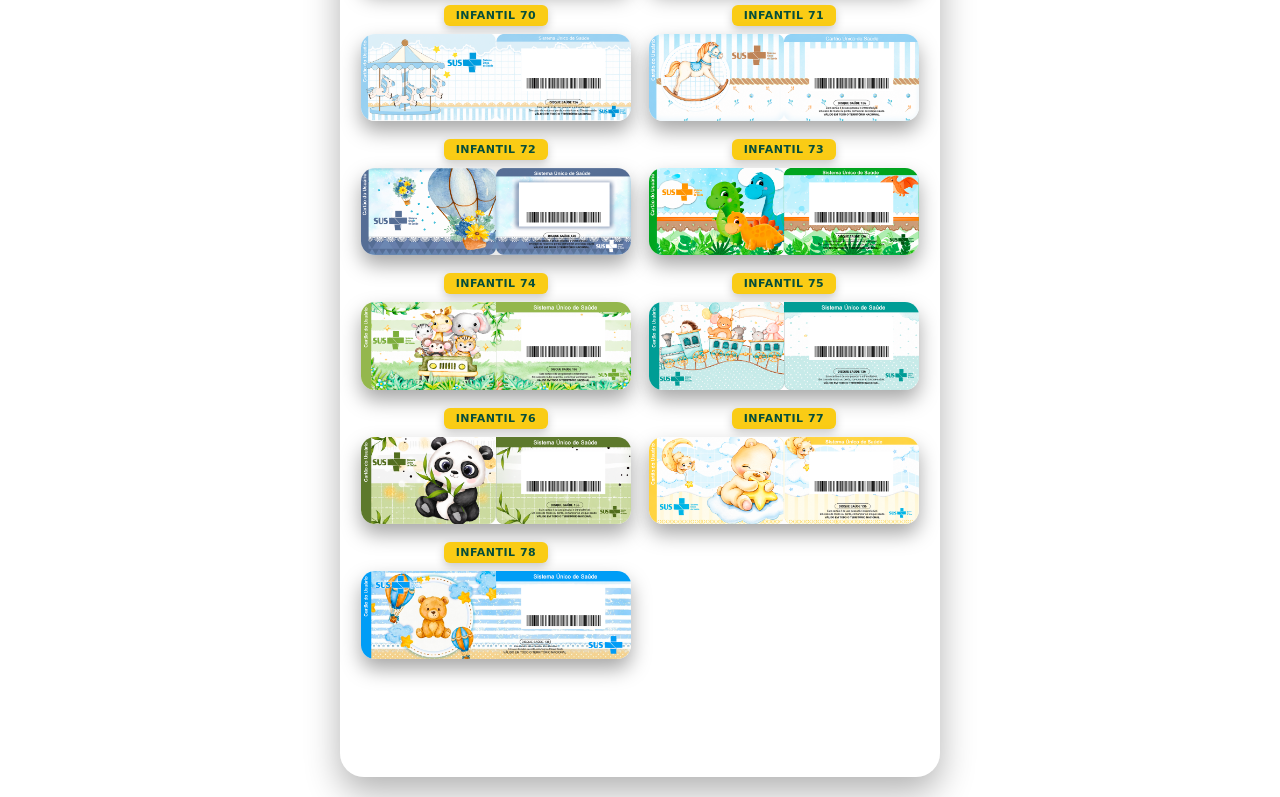
<file: infantil-masculino.html>
<!DOCTYPE html>
<html lang="pt-BR">
<head>
    <meta charset="UTF-8">
    <meta name="viewport" content="width=device-width, initial-scale=1.0">
    <title>Modelos Infantil Masculino - Card SUS</title>
    <link rel="stylesheet" href="estilo-catalogo.css">
</head>
<body oncontextmenu="return false;">

    <div class="container">

        <h2>🧸 Modelos: Infantil Masculino</h2>
        
        <div class="grid-fotos">
            <div class="card-box"><span class="card-label">infantil 1</span><img src="infantil1.png" alt="Modelo Infantil 1" data-codigo="infantil 1" onclick="abrirPopup(this)"></div>
            <div class="card-box"><span class="card-label">infantil 2</span><img src="infantil2.png" alt="Modelo Infantil 2" data-codigo="infantil 2" onclick="abrirPopup(this)"></div>
            <div class="card-box"><span class="card-label">infantil 3</span><img src="infantil3.png" alt="Modelo Infantil 3" data-codigo="infantil 3" onclick="abrirPopup(this)"></div>
            <div class="card-box"><span class="card-label">infantil 4</span><img src="infantil4.png" alt="Modelo Infantil 4" data-codigo="infantil 4" onclick="abrirPopup(this)"></div>
            <div class="card-box"><span class="card-label">infantil 5</span><img src="infantil5.png" alt="Modelo Infantil 5" data-codigo="infantil 5" onclick="abrirPopup(this)"></div>
            <div class="card-box"><span class="card-label">infantil 6</span><img src="infantil6.png" alt="Modelo Infantil 6" data-codigo="infantil 6" onclick="abrirPopup(this)"></div>
            <div class="card-box"><span class="card-label">infantil 7</span><img src="infantil7.png" alt="Modelo Infantil 7" data-codigo="infantil 7" onclick="abrirPopup(this)"></div>
            <div class="card-box"><span class="card-label">infantil 8</span><img src="infantil8.png" alt="Modelo Infantil 8" data-codigo="infantil 8" onclick="abrirPopup(this)"></div>
            <div class="card-box"><span class="card-label">infantil 08</span><img src="infantil08.png" alt="Modelo Infantil 08" data-codigo="infantil 08" onclick="abrirPopup(this)"></div>
            <div class="card-box"><span class="card-label">infantil 9</span><img src="infantil9.png" alt="Modelo Infantil 9" data-codigo="infantil 9" onclick="abrirPopup(this)"></div>
            <div class="card-box"><span class="card-label">infantil 10</span><img src="infantil10.png" alt="Modelo Infantil 10" data-codigo="infantil 10" onclick="abrirPopup(this)"></div>
            <div class="card-box"><span class="card-label">infantil 11</span><img src="infantil11.png" alt="Modelo Infantil 11" data-codigo="infantil 11" onclick="abrirPopup(this)"></div>
            <div class="card-box"><span class="card-label">infantil 12</span><img src="infantil12.png" alt="Modelo Infantil 12" data-codigo="infantil 12" onclick="abrirPopup(this)"></div>
            <div class="card-box"><span class="card-label">infantil 13</span><img src="infantil13.png" alt="Modelo Infantil 13" data-codigo="infantil 13" onclick="abrirPopup(this)"></div>
            <div class="card-box"><span class="card-label">infantil 14</span><img src="infantil14.png" alt="Modelo Infantil 14" data-codigo="infantil 14" onclick="abrirPopup(this)"></div>
            <div class="card-box"><span class="card-label">infantil 15</span><img src="infantil15.png" alt="Modelo Infantil 15" data-codigo="infantil 15" onclick="abrirPopup(this)"></div>
            <div class="card-box"><span class="card-label">infantil 16</span><img src="infantil16.png" alt="Modelo Infantil 16" data-codigo="infantil 16" onclick="abrirPopup(this)"></div>
            <div class="card-box"><span class="card-label">infantil 17</span><img src="infantil17.png" alt="Modelo Infantil 17" data-codigo="infantil 17" onclick="abrirPopup(this)"></div>
            <div class="card-box"><span class="card-label">infantil 18</span><img src="infantil18.png" alt="Modelo Infantil 18" data-codigo="infantil 18" onclick="abrirPopup(this)"></div>
            <div class="card-box"><span class="card-label">infantil 19</span><img src="infantil19.png" alt="Modelo Infantil 19" data-codigo="infantil 19" onclick="abrirPopup(this)"></div>
            <div class="card-box"><span class="card-label">infantil 20</span><img src="infantil20.png" alt="Modelo Infantil 20" data-codigo="infantil 20" onclick="abrirPopup(this)"></div>
            <div class="card-box"><span class="card-label">infantil 21</span><img src="infantil21.png" alt="Modelo Infantil 21" data-codigo="infantil 21" onclick="abrirPopup(this)"></div>
            <div class="card-box"><span class="card-label">infantil 22</span><img src="infantil22.png" alt="Modelo Infantil 22" data-codigo="infantil 22" onclick="abrirPopup(this)"></div>
            <div class="card-box"><span class="card-label">infantil 23</span><img src="infantil23.png" alt="Modelo Infantil 23" data-codigo="infantil 23" onclick="abrirPopup(this)"></div>
            <div class="card-box"><span class="card-label">infantil 24</span><img src="infantil24.png" alt="Modelo Infantil 24" data-codigo="infantil 24" onclick="abrirPopup(this)"></div>
            <div class="card-box"><span class="card-label">infantil 25</span><img src="infantil25.png" alt="Modelo Infantil 25" data-codigo="infantil 25" onclick="abrirPopup(this)"></div>
            <div class="card-box"><span class="card-label">infantil 26</span><img src="infantil26.png" alt="Modelo Infantil 26" data-codigo="infantil 26" onclick="abrirPopup(this)"></div>
            <div class="card-box"><span class="card-label">infantil 27</span><img src="infantil27.png" alt="Modelo Infantil 27" data-codigo="infantil 27" onclick="abrirPopup(this)"></div>
            <div class="card-box"><span class="card-label">infantil 28</span><img src="infantil28.png" alt="Modelo Infantil 28" data-codigo="infantil 28" onclick="abrirPopup(this)"></div>
            <div class="card-box"><span class="card-label">infantil 29</span><img src="infantil29.png" alt="Modelo Infantil 29" data-codigo="infantil 29" onclick="abrirPopup(this)"></div>
            <div class="card-box"><span class="card-label">infantil 30</span><img src="infantil30.png" alt="Modelo Infantil 30" data-codigo="infantil 30" onclick="abrirPopup(this)"></div>
            <div class="card-box"><span class="card-label">infantil 31</span><img src="infantil31.png" alt="Modelo Infantil 31" data-codigo="infantil 31" onclick="abrirPopup(this)"></div>
            <div class="card-box"><span class="card-label">infantil 32</span><img src="infantil32.png" alt="Modelo Infantil 32" data-codigo="infantil 32" onclick="abrirPopup(this)"></div>
            <div class="card-box"><span class="card-label">infantil 33</span><img src="infantil33.png" alt="Modelo Infantil 33" data-codigo="infantil 33" onclick="abrirPopup(this)"></div>
            <div class="card-box"><span class="card-label">infantil 34</span><img src="infantil34.png" alt="Modelo Infantil 34" data-codigo="infantil 34" onclick="abrirPopup(this)"></div>
            <div class="card-box"><span class="card-label">infantil 35</span><img src="infantil35.png" alt="Modelo Infantil 35" data-codigo="infantil 35" onclick="abrirPopup(this)"></div>
            <div class="card-box"><span class="card-label">infantil 36</span><img src="infantil36.png" alt="Modelo Infantil 36" data-codigo="infantil 36" onclick="abrirPopup(this)"></div>
            <div class="card-box"><span class="card-label">infantil 37</span><img src="infantil37.png" alt="Modelo Infantil 37" data-codigo="infantil 37" onclick="abrirPopup(this)"></div>
            <div class="card-box"><span class="card-label">infantil 38</span><img src="infantil38.png" alt="Modelo Infantil 38" data-codigo="infantil 38" onclick="abrirPopup(this)"></div>
            <div class="card-box"><span class="card-label">infantil 39</span><img src="infantil39.png" alt="Modelo Infantil 39" data-codigo="infantil 39" onclick="abrirPopup(this)"></div>
            <div class="card-box"><span class="card-label">infantil 40</span><img src="infantil40.png" alt="Modelo Infantil 40" data-codigo="infantil 40" onclick="abrirPopup(this)"></div>
            <div class="card-box"><span class="card-label">infantil 41</span><img src="infantil41.png" alt="Modelo Infantil 41" data-codigo="infantil 41" onclick="abrirPopup(this)"></div>
            <div class="card-box"><span class="card-label">infantil 42</span><img src="infantil42.png" alt="Modelo Infantil 42" data-codigo="infantil 42" onclick="abrirPopup(this)"></div>
            <div class="card-box"><span class="card-label">infantil 43</span><img src="infantil43.png" alt="Modelo Infantil 43" data-codigo="infantil 43" onclick="abrirPopup(this)"></div>
            <div class="card-box"><span class="card-label">infantil 44</span><img src="infantil44.png" alt="Modelo Infantil 44" data-codigo="infantil 44" onclick="abrirPopup(this)"></div>
            <div class="card-box"><span class="card-label">infantil 45</span><img src="infantil45.png" alt="Modelo Infantil 45" data-codigo="infantil 45" onclick="abrirPopup(this)"></div>
            <div class="card-box"><span class="card-label">infantil 46</span><img src="infantil46.png" alt="Modelo Infantil 46" data-codigo="infantil 46" onclick="abrirPopup(this)"></div>
            <div class="card-box"><span class="card-label">infantil 47</span><img src="infantil47.png" alt="Modelo Infantil 47" data-codigo="infantil 47" onclick="abrirPopup(this)"></div>
            <div class="card-box"><span class="card-label">infantil 48</span><img src="infantil48.png" alt="Modelo Infantil 48" data-codigo="infantil 48" onclick="abrirPopup(this)"></div>
            <div class="card-box"><span class="card-label">infantil 49</span><img src="infantil49.png" alt="Modelo Infantil 49" data-codigo="infantil 49" onclick="abrirPopup(this)"></div>
            <div class="card-box"><span class="card-label">infantil 50</span><img src="infantil50.png" alt="Modelo Infantil 50" data-codigo="infantil 50" onclick="abrirPopup(this)"></div>
            <div class="card-box"><span class="card-label">infantil 51</span><img src="infantil51.png" alt="Modelo Infantil 51" data-codigo="infantil 51" onclick="abrirPopup(this)"></div>
            <div class="card-box"><span class="card-label">infantil 52</span><img src="infantil52.png" alt="Modelo Infantil 52" data-codigo="infantil 52" onclick="abrirPopup(this)"></div>
            <div class="card-box"><span class="card-label">infantil 53</span><img src="infantil53.png" alt="Modelo Infantil 53" data-codigo="infantil 53" onclick="abrirPopup(this)"></div>
            <div class="card-box"><span class="card-label">infantil 54</span><img src="infantil54.png" alt="Modelo Infantil 54" data-codigo="infantil 54" onclick="abrirPopup(this)"></div>
            <div class="card-box"><span class="card-label">infantil 55</span><img src="infantil55.png" alt="Modelo Infantil 55" data-codigo="infantil 55" onclick="abrirPopup(this)"></div>
            <div class="card-box"><span class="card-label">infantil 56</span><img src="infantil56.png" alt="Modelo Infantil 56" data-codigo="infantil 56" onclick="abrirPopup(this)"></div>
            <div class="card-box"><span class="card-label">infantil 57</span><img src="infantil57.png" alt="Modelo Infantil 57" data-codigo="infantil 57" onclick="abrirPopup(this)"></div>
            <div class="card-box"><span class="card-label">infantil 58</span><img src="infantil58.png" alt="Modelo Infantil 58" data-codigo="infantil 58" onclick="abrirPopup(this)"></div>
            <div class="card-box"><span class="card-label">infantil 59</span><img src="infantil59.png" alt="Modelo Infantil 59" data-codigo="infantil 59" onclick="abrirPopup(this)"></div>
            <div class="card-box"><span class="card-label">infantil 60</span><img src="infantil60.png" alt="Modelo Infantil 60" data-codigo="infantil 60" onclick="abrirPopup(this)"></div>
            <div class="card-box"><span class="card-label">infantil 61</span><img src="infantil61.png" alt="Modelo Infantil 61" data-codigo="infantil 61" onclick="abrirPopup(this)"></div>
            <div class="card-box"><span class="card-label">infantil 62</span><img src="infantil62.png" alt="Modelo Infantil 62" data-codigo="infantil 62" onclick="abrirPopup(this)"></div>
            <div class="card-box"><span class="card-label">infantil 63</span><img src="infantil63.png" alt="Modelo Infantil 63" data-codigo="infantil 63" onclick="abrirPopup(this)"></div>
            <div class="card-box"><span class="card-label">infantil 64</span><img src="infantil64.png" alt="Modelo Infantil 64" data-codigo="infantil 64" onclick="abrirPopup(this)"></div>
            <div class="card-box"><span class="card-label">infantil 65</span><img src="infantil65.png" alt="Modelo Infantil 65" data-codigo="infantil 65" onclick="abrirPopup(this)"></div>
            <div class="card-box"><span class="card-label">infantil 66</span><img src="infantil66.png" alt="Modelo Infantil 66" data-codigo="infantil 66" onclick="abrirPopup(this)"></div>
            <div class="card-box"><span class="card-label">infantil 67</span><img src="infantil67.png" alt="Modelo Infantil 67" data-codigo="infantil 67" onclick="abrirPopup(this)"></div>
            <div class="card-box"><span class="card-label">infantil 68</span><img src="infantil68.png" alt="Modelo Infantil 68" data-codigo="infantil 68" onclick="abrirPopup(this)"></div>
            <div class="card-box"><span class="card-label">infantil 69</span><img src="infantil69.png" alt="Modelo Infantil 69" data-codigo="infantil 69" onclick="abrirPopup(this)"></div>
            <div class="card-box"><span class="card-label">infantil 70</span><img src="infantil70.png" alt="Modelo Infantil 70" data-codigo="infantil 70" onclick="abrirPopup(this)"></div>
            <div class="card-box"><span class="card-label">infantil 71</span><img src="infantil71.png" alt="Modelo Infantil 71" data-codigo="infantil 71" onclick="abrirPopup(this)"></div>
            <div class="card-box"><span class="card-label">infantil 72</span><img src="infantil72.png" alt="Modelo Infantil 72" data-codigo="infantil 72" onclick="abrirPopup(this)"></div>
            <div class="card-box"><span class="card-label">infantil 73</span><img src="infantil73.png" alt="Modelo Infantil 73" data-codigo="infantil 73" onclick="abrirPopup(this)"></div>
            <div class="card-box"><span class="card-label">infantil 74</span><img src="infantil74.png" alt="Modelo Infantil 74" data-codigo="infantil 74" onclick="abrirPopup(this)"></div>
            <div class="card-box"><span class="card-label">infantil 75</span><img src="infantil75.png" alt="Modelo Infantil 75" data-codigo="infantil 75" onclick="abrirPopup(this)"></div>
            <div class="card-box"><span class="card-label">infantil 76</span><img src="infantil76.png" alt="Modelo Infantil 76" data-codigo="infantil 76" onclick="abrirPopup(this)"></div>
            <div class="card-box"><span class="card-label">infantil 77</span><img src="infantil77.png" alt="Modelo Infantil 77" data-codigo="infantil 77" onclick="abrirPopup(this)"></div>
            <div class="card-box"><span class="card-label">infantil 78</span><img src="infantil78.png" alt="Modelo Infantil 78" data-codigo="infantil 78" onclick="abrirPopup(this)"></div>
        </div>

        <a href="index.html" class="btn-voltar" style="margin-top: 20px; margin-bottom: 0;">⬅️ Voltar ao Menu</a>
        
    </div>

    <div class="popup-overlay" id="meuPopup">
        <div class="popup-box">
            <h3 style="margin-top:0; color:#1e293b; font-weight: 700;">Gostou deste modelo?</h3>
            <p style="color:#64748b; font-size: 15px; line-height: 1.5;">Clique abaixo para compartilhar este modelo diretamente com quem vai produzir seu card.</p>
            
            <button onclick="compartilharPedido()" class="btn-confirmar" style="width: 100%; border: none; cursor: pointer;">ENVIAR PEDIDO</button>
            
            <a href="#" onclick="fecharPopup()" class="btn-cancelar">Voltar e ver outros</a>
        </div>
    </div>

    <script>
        const popup = document.getElementById('meuPopup');
        let codigoSelecionado = ""; // Guarda o código do cartão temporariamente

        function abrirPopup(elemento) {
            codigoSelecionado = elemento.getAttribute('data-codigo');
            popup.style.display = 'flex';
        }

        function fecharPopup() {
            popup.style.display = 'none';
        }

        // Nova função de compartilhamento nativo independente
        async function compartirPedido() { // Mantida a assinatura para segurança ou compatibilidade, redirecionando para a correta
            await compartilharPedido();
        }

        async function compartilharPedido() {
            const textoMensagem = `Pedido:\n${codigoSelecionado}`;

            // Abre o painel de compartilhamento do sistema operacional (Android, iOS, etc.)
            if (navigator.share) {
                try {
                    await navigator.share({
                        text: textoMensagem
                    });
                    fecharPopup();
                } catch (err) {
                    console.log("Erro ao compartilhar: ", err);
                }
            } else {
                // Caso usem um navegador/computador sem suporte, ele copia o código e avisa o cliente
                navigator.clipboard.writeText(textoMensagem);
                alert("Código copiado para a sua área de transferência! Cole na conversa com seu vendedor.");
                fecharPopup();
            }
        }

        // Fecha o pop-up ao clicar na área escura do fundo
        window.onclick = function(event) {
            if (event.target == popup) {
                fecharPopup();
            }
        }

        // BLOQUEIOS DE SEGURANÇA ANTICÓPIA
        document.addEventListener('contextmenu', event => event.preventDefault());

        document.querySelectorAll('.grid-fotos img').forEach(img => {
            img.addEventListener('dragstart', event => event.preventDefault());
        });
    </script>

</body>
</html>
</file>
<file: estilo-catalogo.css>
/* ==========================================
   DESIGN BASE E FUNDO DO SITE (SUBLIMArt)
   ========================================== */
body {
    font-family: 'Segoe UI', system-ui, -apple-system, sans-serif;
    
    /* IMAGEM DE FUNDO PADRÃO (Verde com Ondas Amarelas/Douradas) */
    background-image: url('https://images.unsplash.com/photo-1618005182384-a83a8bd57fbe?q=80&w=1000&auto=format&fit=crop');
    background-size: cover;
    background-position: center;
    background-repeat: no-repeat;
    background-attachment: fixed; /* Mantém o fundo fixo enquanto o cliente rola as fotos */
    
    margin: 0;
    padding: 20px 15px;
    display: flex;
    flex-direction: column;
    align-items: center;
    min-height: 100vh;
}

/* Container com efeito de vidro fosco (Glassmorphism) perfeito para fundos com imagem */
.container {
    max-width: 600px;
    width: 100%;
    text-align: center;
    background: rgba(255, 255, 255, 0.15); /* Vidro translúcido que deixa ver a imagem atrás */
    backdrop-filter: blur(20px); /* Desfoca o fundo para dar destaque aos cartões */
    -webkit-backdrop-filter: blur(20px);
    padding: 25px 20px;
    border-radius: 24px;
    box-shadow: 0 15px 35px rgba(0, 0, 0, 0.3);
    border: 1px solid rgba(255, 255, 255, 0.25);
    box-sizing: border-box;
}

/* TÍTULO PRINCIPAL: Amarelo Ouro de Destaque */
h2 {
    color: #facc15; 
    font-size: 24px;
    font-weight: 800;
    margin-top: 5px;
    margin-bottom: 22px;
    text-shadow: 0 2px 8px rgba(0, 0, 0, 0.5); /* Sombra maior para destacar sobre a imagem */
    letter-spacing: 0.5px;
}

/* Subtítulo ajustado para leitura na Página Inicial */
.subtitulo {
    color: #ffffff !important;
    font-size: 15px;
    font-weight: 500;
    text-shadow: 0 1px 4px rgba(0, 0, 0, 0.4);
}

/* ==========================================
   BOTÕES DE NAVEGAÇÃO E AÇÃO
   ========================================== */
.btn-voltar {
    display: inline-block;
    padding: 12px 24px;
    background-color: rgba(255, 255, 255, 0.2);
    color: #ffffff;
    text-decoration: none;
    border-radius: 12px;
    font-weight: 600;
    font-size: 14px;
    border: 1px solid rgba(255, 255, 255, 0.2);
    backdrop-filter: blur(5px);
    transition: background 0.2s, transform 0.2s;
}
.btn-voltar:hover {
    background-color: rgba(255, 255, 255, 0.35);
    transform: translateY(-1px);
}

.btn-whats {
    display: block;
    background: linear-gradient(135deg, #25d366 0%, #16a34a 100%);
    color: white;
    text-decoration: none;
    padding: 16px;
    border-radius: 16px;
    font-weight: 700;
    font-size: 18px;
    box-shadow: 0 6px 20px rgba(37, 211, 102, 0.3);
    transition: transform 0.2s, box-shadow 0.2s;
}
.btn-whats:hover {
    transform: translateY(-1px);
    box-shadow: 0 8px 25px rgba(37, 211, 102, 0.45);
}

/* Ajuste dos botões de categorias na Página Inicial (index.html) */
.menu-inicial .btn-categoria {
    background: rgba(255, 255, 255, 0.9) !important;
    color: #064e3b !important; 
    border: 1px solid rgba(255, 255, 255, 1) !important;
}
.menu-inicial .btn-categoria:hover {
    background: #facc15 !important; /* Vira amarelo ao tocar */
    color: #064e3b !important;
    box-shadow: 0 8px 20px rgba(250, 204, 21, 0.4) !important;
}

/* ==========================================
   GRADE DE CARTÕES (CARDS)
   ========================================== */
.grid-fotos {
    display: grid;
    grid-template-columns: 1fr 1fr;
    gap: 18px;
    margin-bottom: 30px;
}

.card-box {
    display: flex;
    flex-direction: column;
    align-items: center;
}

/* Etiqueta com o código do modelo: Amarelo com texto verde escuro */
.card-label {
    font-size: 11px;
    font-weight: 800;
    color: #064e3b;
    margin-bottom: 8px;
    text-transform: uppercase;
    letter-spacing: 0.5px;
    background-color: #facc15;
    padding: 4px 12px;
    border-radius: 6px;
    box-shadow: 0 4px 10px rgba(0, 0, 0, 0.2);
}

/* Imagens dos cartões */
.grid-fotos img {
    width: 100%;
    border-radius: 14px;
    box-shadow: 0 10px 20px rgba(0, 0, 0, 0.35);
    cursor: pointer;
    transition: transform 0.2s, box-shadow 0.2s;
    
    /* SEGURANÇA: Bloqueia clique longo */
    -webkit-touch-callout: none;
    -webkit-user-select: none;
    -khtml-user-select: none;
    -moz-user-select: none;
    -ms-user-select: none;
    user-select: none;
}
.grid-fotos img:hover {
    transform: translateY(-3px);
    box-shadow: 0 14px 25px rgba(0, 0, 0, 0.5);
}

/* ==========================================
   ESTILO DA JANELA POP-UP (MODAL)
   ========================================== */
.popup-overlay {
    display: none;
    position: fixed;
    top: 0;
    left: 0;
    width: 100%;
    height: 100%;
    background-color: rgba(2, 44, 34, 0.8); 
    backdrop-filter: blur(6px);
    -webkit-backdrop-filter: blur(6px);
    justify-content: center;
    align-items: center;
    z-index: 1000;
}
.popup-box {
    background-color: white;
    padding: 30px 25px;
    border-radius: 24px;
    text-align: center;
    max-width: 300px;
    width: 85%;
    box-shadow: 0 25px 50px rgba(0,0,0,0.4);
}
.popup-box h3 {
    color: #064e3b;
}
.btn-confirmar {
    display: block;
    background: linear-gradient(135deg, #25d366 0%, #16a34a 100%);
    color: white;
    text-decoration: none;
    padding: 14px;
    border-radius: 12px;
    font-weight: 700;
    margin-top: 20px;
    font-size: 16px;
    box-shadow: 0 4px 12px rgba(37, 211, 102, 0.2);
}
.btn-cancelar {
    display: inline-block;
    color: #64748b;
    text-decoration: none;
    margin-top: 18px;
    font-size: 14px;
    font-weight: 600;
}
</file>
